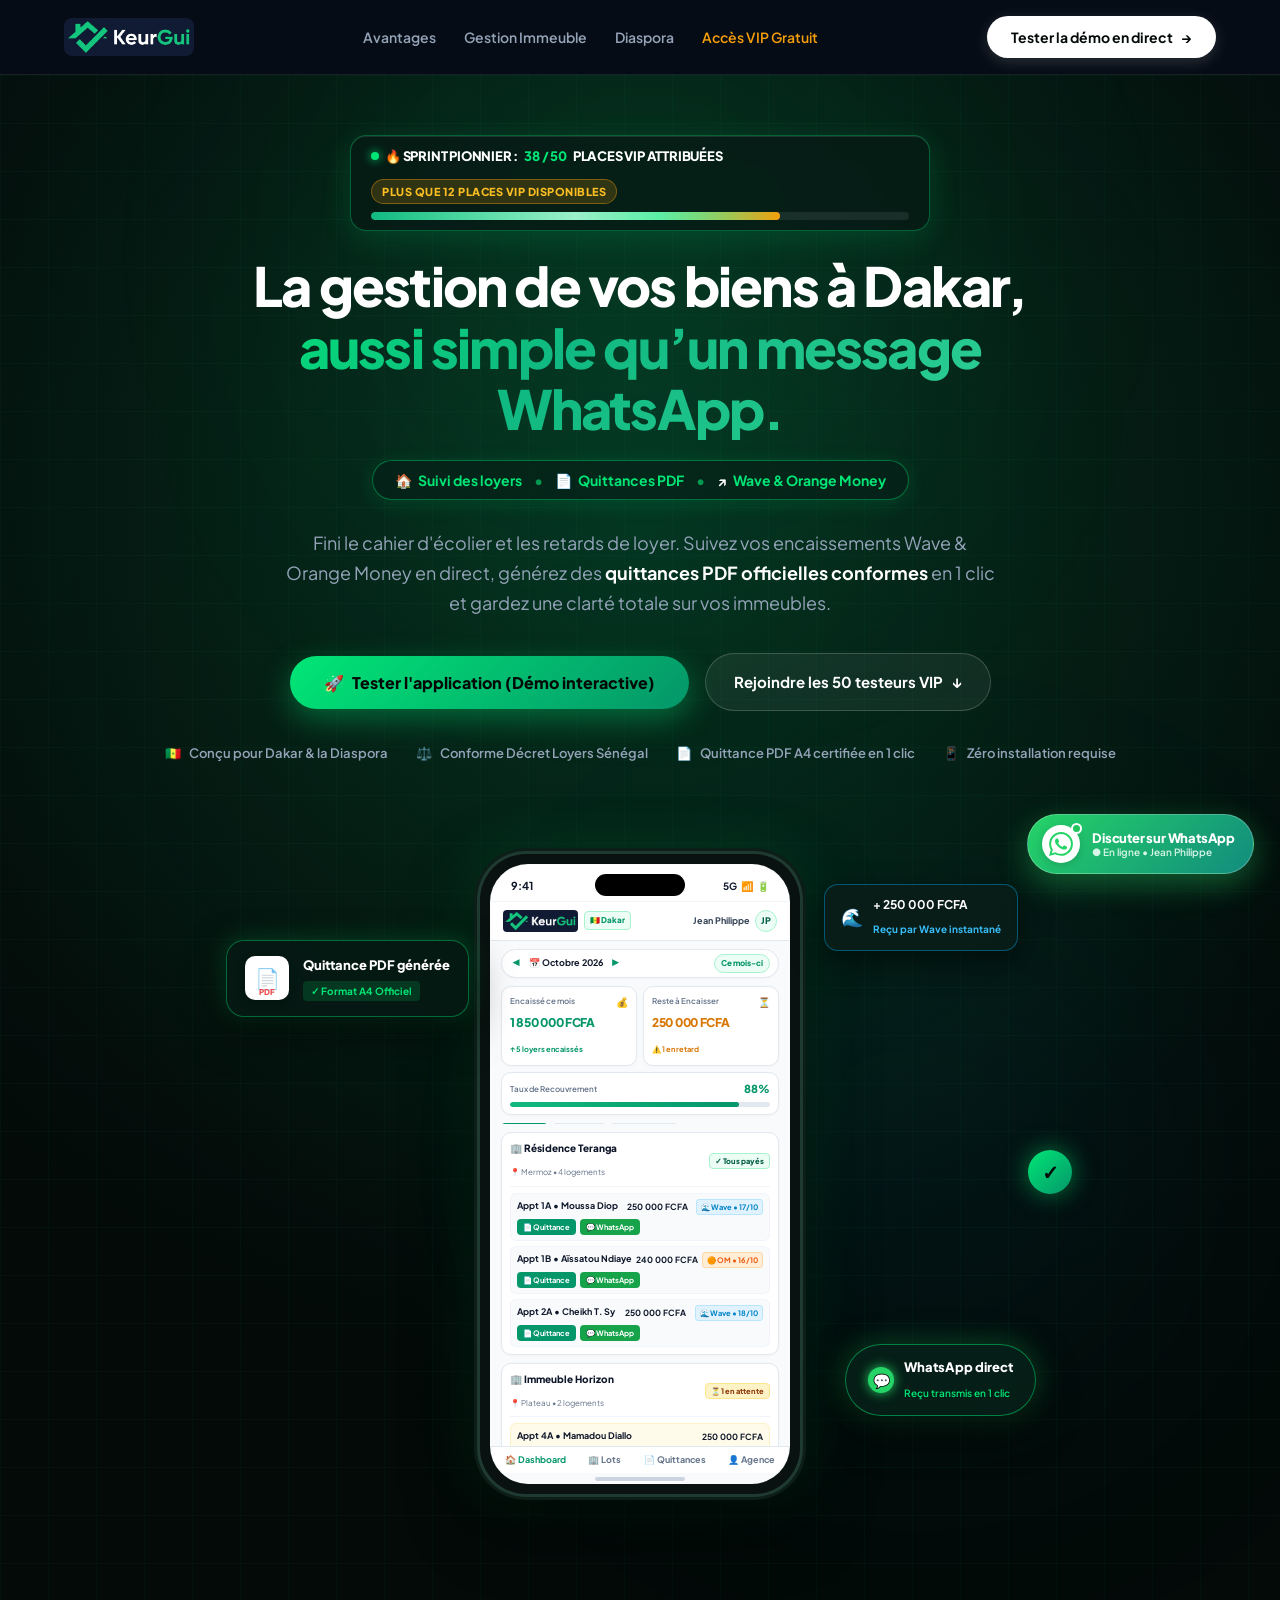
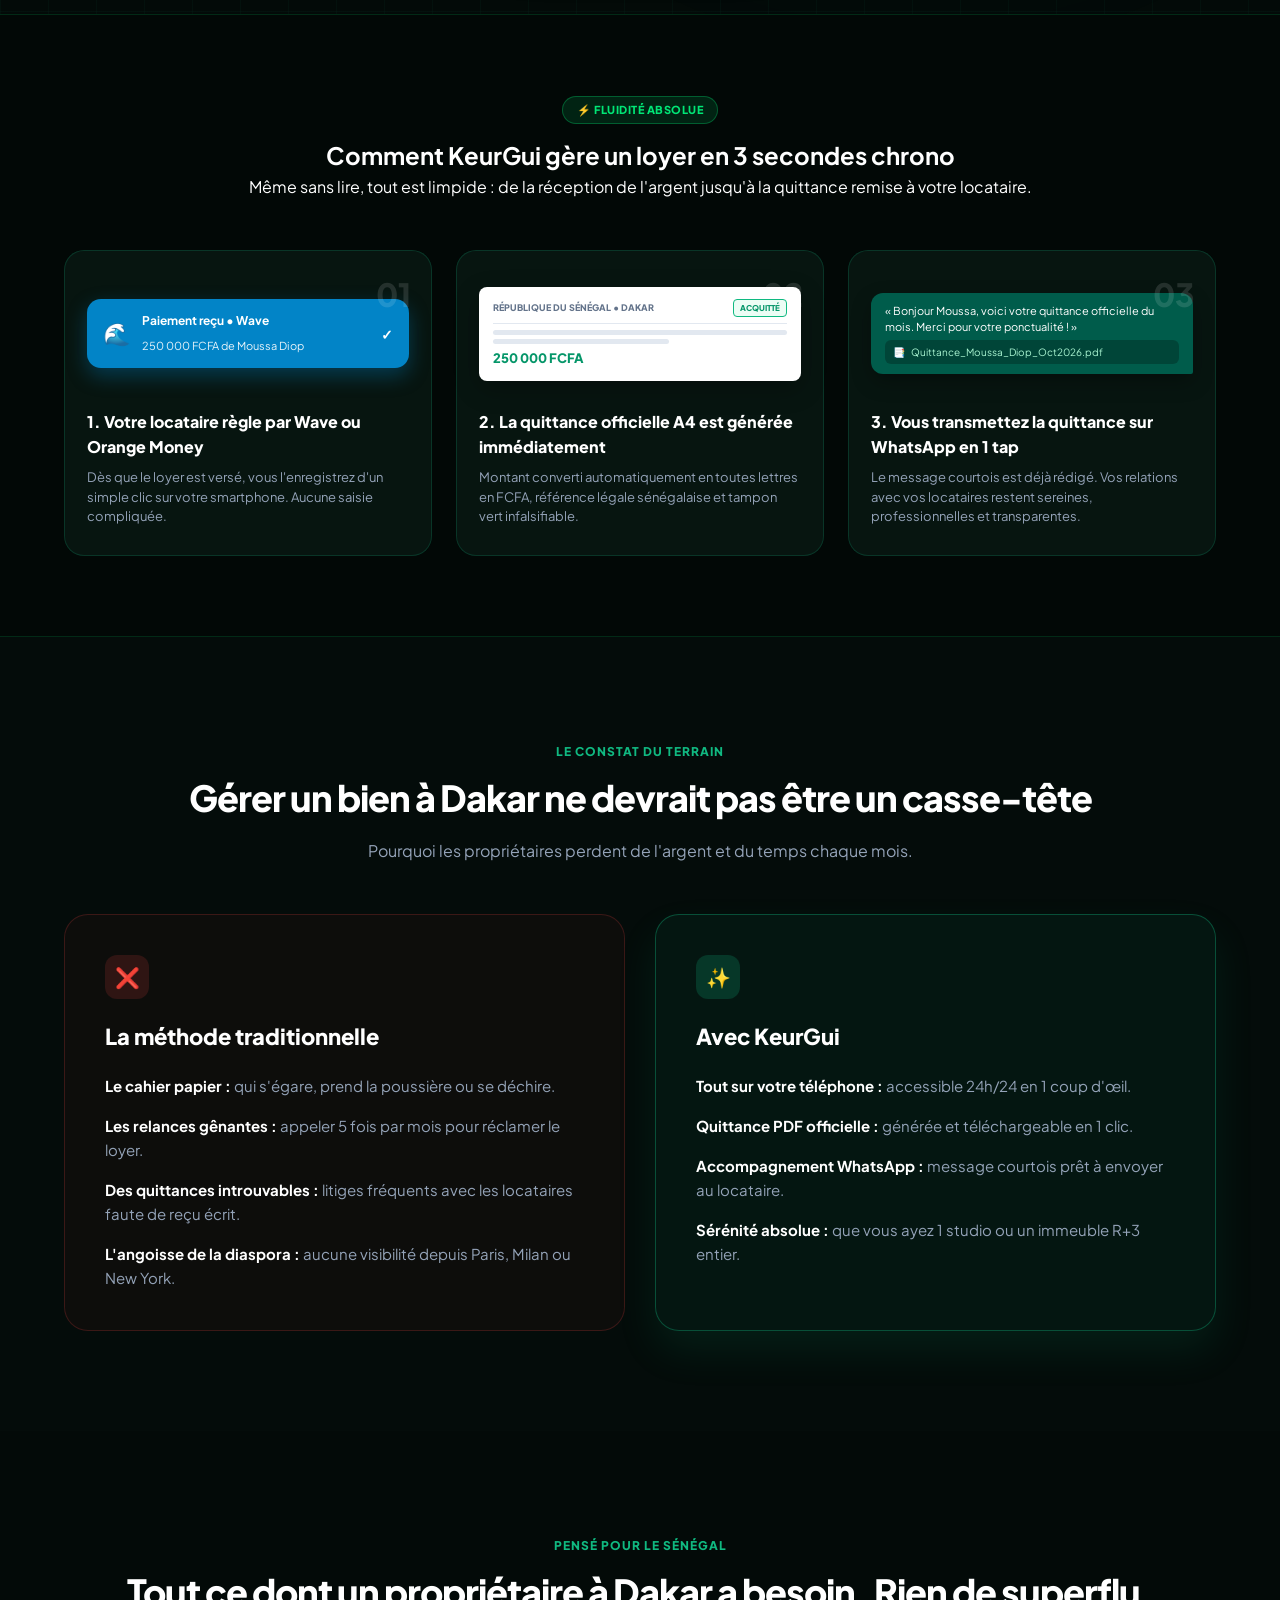
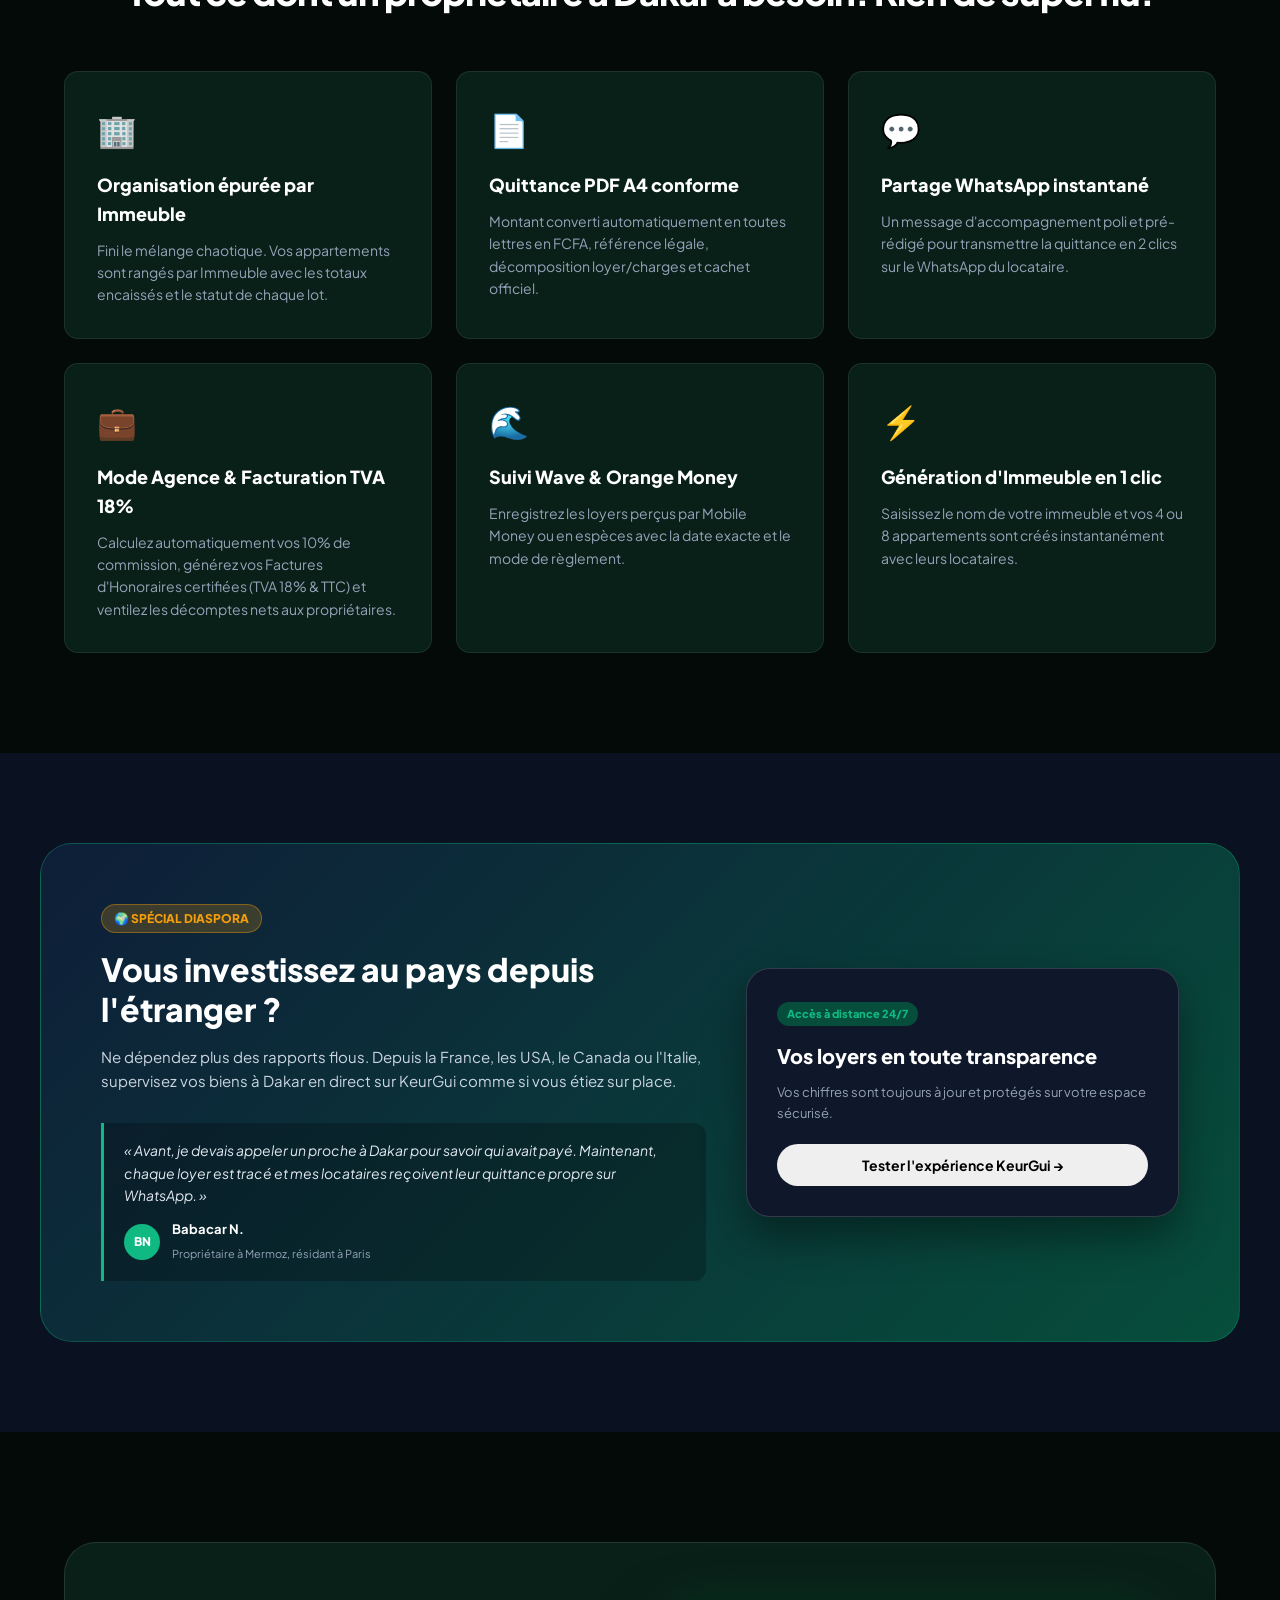
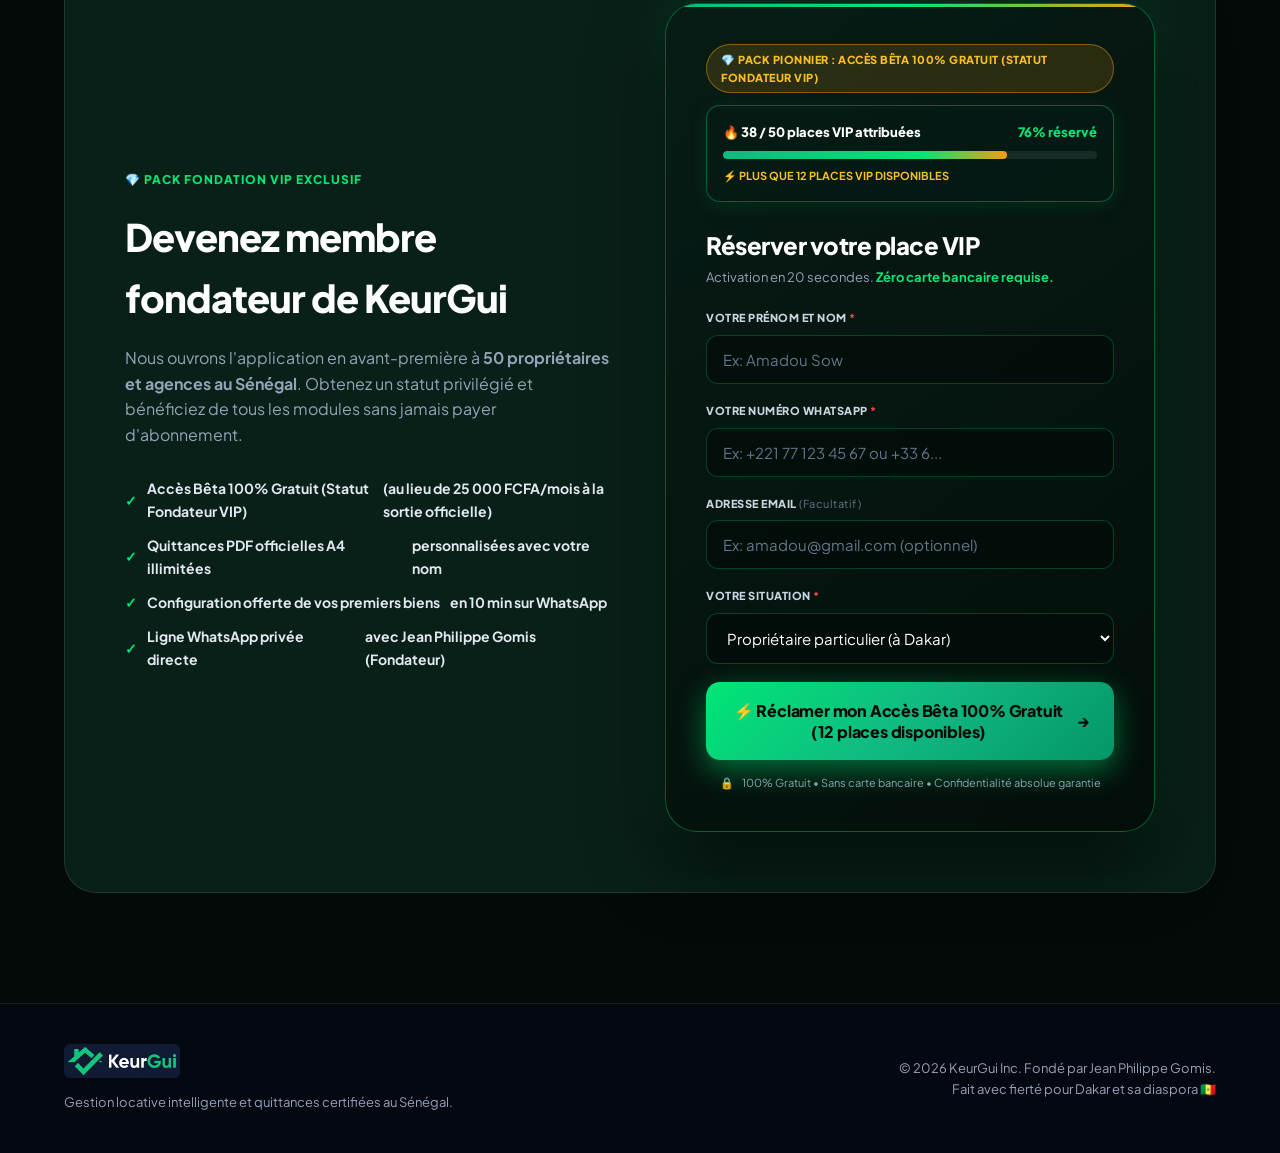
<file: index.html>
<!DOCTYPE html>
<html lang="fr">
<head>
  <meta charset="UTF-8">
  <meta name="viewport" content="width=device-width, initial-scale=1.0">
  <title>KeurGui — La Gestion Locative Moderne au Sénégal</title>
  <link rel="icon" type="image/png" href="logo-icon.png">
  <link rel="apple-touch-icon" href="logo-icon.png">
  
  <!-- Métadonnées Réseaux Sociaux & WhatsApp (OpenGraph) -->
  <meta property="og:title" content="KeurGui — La Gestion Locative Moderne au Sénégal">
  <meta property="og:description" content="Suivi des encaissements Wave/Orange Money, quittances officielles PDF en 1 clic et relances automatiques.">
  <meta property="og:image" content="https://keurgui-ashy.vercel.app/logo.jpg">
  <meta property="og:url" content="https://keurgui-ashy.vercel.app/">
  <meta property="og:type" content="website">

  <link rel="preconnect" href="https://fonts.googleapis.com">
  <link rel="preconnect" href="https://fonts.gstatic.com" crossorigin>
  <link href="https://fonts.googleapis.com/css2?family=Plus+Jakarta+Sans:wght@400;500;600;700;800;900&display=swap" rel="stylesheet">
  <link rel="stylesheet" href="landing.css">
</head>
<body>

  <!-- Navigation -->
  <nav class="landing-nav">
    <div class="nav-container">
      <div class="brand">
        <a href="index.html" style="display:flex; align-items:center;">
          <img src="logo-banner.png" alt="KeurGui Logo Officiel" class="brand-official-logo" style="height: 38px; width: auto; border-radius: 8px;">
        </a>
      </div>

      <div class="nav-links">
        <a href="#avantages">Avantages</a>
        <a href="#immeubles">Gestion Immeuble</a>
        <a href="#diaspora">Diaspora</a>
        <a href="#vip" class="nav-vip-link">Accès VIP Gratuit</a>
      </div>

      <div class="nav-actions">
        <button onclick="handleDemoAccessRequest()" class="btn btn-nav-cta">
          <span>Tester la démo en direct</span>
          <span class="btn-arrow">→</span>
        </button>
      </div>
    </div>
  </nav>

  <!-- HERO SECTION -->
  <!-- HERO SECTION (INSPIRATION BANNIÈRE OFFICIELLE & DARK LUXURY PROPTECH) -->
  <header class="hero-section">
    <div class="hero-blueprint-bg"></div>
    <div class="hero-glow hero-glow-1"></div>
    <div class="hero-glow hero-glow-2"></div>
    
    <div class="container hero-content">

      <!-- BARRE DE RARETÉ & URGENCE VIP ($100M OFFERS - ALEX HORMOZI) -->
      <div class="scarcity-hero-bar">
        <div class="scarcity-hero-info">
          <span class="scarcity-fire-pill">
            <span class="scarcity-pulse-dot"></span>
            🔥 SPRINT PIONNIER : <span class="scarcity-highlight">38 / 50</span> PLACES VIP ATTRIBUÉES
          </span>
          <span class="scarcity-remaining-pill">PLUS QUE 12 PLACES VIP DISPONIBLES</span>
        </div>
        <div class="scarcity-track">
          <div class="scarcity-fill" style="width: 76%;">
            <span class="scarcity-light-shimmer"></span>
          </div>
        </div>
      </div>

      <!-- TITRE OFFICIEL EXACT DE LA BANNIÈRE -->
      <h1 class="hero-title">
        La gestion de vos biens à Dakar,<br>
        <span class="text-gradient">aussi simple qu’un message WhatsApp.</span>
      </h1>

      <!-- CAPSULE PILL TAGS OFFICIEL DE LA BANNIÈRE -->
      <div class="banner-pill-tags">
        <span class="bp-tag"><span class="bp-emoji">🏠</span> <strong>Suivi des loyers</strong></span>
        <span class="bp-dot">•</span>
        <span class="bp-tag"><span class="bp-emoji">📄</span> <strong>Quittances PDF</strong></span>
        <span class="bp-dot">•</span>
        <span class="bp-tag"><span class="bp-emoji">↗</span> <strong>Wave & Orange Money</strong></span>
      </div>

      <p class="hero-sub">
        Fini le cahier d'écolier et les retards de loyer. Suivez vos encaissements Wave & Orange Money en direct, générez des <strong>quittances PDF officielles conformes</strong> en 1 clic et gardez une clarté totale sur vos immeubles.
      </p>

      <div class="hero-cta-group">
        <button onclick="handleDemoAccessRequest()" class="btn btn-hero-primary">
          <span class="btn-icon">🚀</span>
          <span>Tester l'application (Démo interactive)</span>
        </button>
        <a href="#vip" class="btn btn-hero-secondary">
          <span>Rejoindre les 50 testeurs VIP</span>
          <span class="btn-arrow">↓</span>
        </a>
      </div>

      <div class="hero-trust-bar">
        <div class="trust-item">
          <span class="trust-icon">🇸🇳</span>
          <span>Conçu pour Dakar & la Diaspora</span>
        </div>
        <div class="trust-item">
          <span class="trust-icon">⚖️</span>
          <span>Conforme Décret Loyers Sénégal</span>
        </div>
        <div class="trust-item">
          <span class="trust-icon">📄</span>
          <span>Quittance PDF A4 certifiée en 1 clic</span>
        </div>
        <div class="trust-item">
          <span class="trust-icon">📱</span>
          <span>Zéro installation requise</span>
        </div>
      </div>

      <!-- VISUEL HERO : MOCKUP SMARTPHONE 3D & SATELLITES EN LÉVITATION -->
      <div class="hero-showcase-stage">

        <!-- Satellite 1 (Flottant à gauche) : Quittance PDF Générée -->
        <div class="sat-receipt-card">
          <div class="sat-receipt-icon">
            📄
          </div>
          <div class="sat-receipt-body">
            <strong>Quittance PDF générée</strong>
            <small>✓ Format A4 Officiel</small>
          </div>
        </div>

        <!-- Satellite 2 (Flottant à droite en bas) : WhatsApp Néon Pulsant -->
        <div class="sat-whatsapp-badge">
          <div class="sat-wa-icon">
            💬
          </div>
          <div class="sat-wa-text">
            <strong>WhatsApp direct</strong>
            <small>Reçu transmis en 1 clic</small>
          </div>
        </div>

        <!-- Satellite 3 (Flottant en haut à droite) : Paiement Wave & Orange Money -->
        <div class="sat-payment-pill">
          <span class="sat-pay-logo">🌊</span>
          <div class="sat-pay-details">
            <strong>+ 250 000 FCFA</strong>
            <small>Reçu par Wave instantané</small>
          </div>
        </div>

        <!-- Satellite 4 : Checkmark émeraude 3D -->
        <div class="sat-check-3d">
          ✓
        </div>

        <!-- SMARTPHONE TITANIUM 3D -->
        <div class="iphone-device">
          <div class="iphone-screen">

            <!-- Status Bar & Dynamic Island -->
            <div class="iphone-status-bar">
              <span>9:41</span>
              <div class="dynamic-island"></div>
              <div class="status-icons">
                <span>5G</span>
                <span>📶</span>
                <span>🔋</span>
              </div>
            </div>

            <!-- HEADER RÉEL DU DASHBOARD KEURGUI -->
            <div class="phone-dash-header">
              <div class="phone-dash-brand">
                <img src="logo-banner.png" alt="KeurGui" class="phone-dash-logo">
                <span class="phone-dash-pill">🇸🇳 Dakar</span>
              </div>
              <div class="phone-dash-profile">
                <span class="phone-user-chip">Jean Philippe</span>
                <div class="phone-user-avatar">JP</div>
              </div>
            </div>

            <!-- DASHBOARD VIEWPORT (SCROLLABLE & ULTRA-RÉALISTE) -->
            <div class="phone-dash-viewport">

              <!-- BARRE DE PÉRIODE MENSUELLE (MOTEUR CALENDRIER KEURGUI) -->
              <div class="phone-period-bar">
                <div class="phone-period-ctrls">
                  <span class="p-arrow">◀</span>
                  <span class="p-active-month">📅 Octobre 2026</span>
                  <span class="p-arrow">▶</span>
                </div>
                <span class="p-today-badge">Ce mois-ci</span>
              </div>

              <!-- LES 3 VRAIES STAT CARDS OFFICIELLES KEURGUI -->
              <div class="phone-stats-cards">
                <!-- Stat 1 : Encaissé -->
                <div class="p-stat-card p-stat-success">
                  <div class="p-stat-top">
                    <span class="p-stat-title">Encaissé ce mois</span>
                    <span class="p-stat-icon">💰</span>
                  </div>
                  <div class="p-stat-num">1 850 000 FCFA</div>
                  <span class="p-stat-sub">↑ 5 loyers encaissés</span>
                </div>

                <!-- Stat 2 : Reste à Encaisser -->
                <div class="p-stat-card p-stat-warning">
                  <div class="p-stat-top">
                    <span class="p-stat-title">Reste à Encaisser</span>
                    <span class="p-stat-icon">⏳</span>
                  </div>
                  <div class="p-stat-num">250 000 FCFA</div>
                  <span class="p-stat-sub">⚠️ 1 en retard</span>
                </div>

                <!-- Stat 3 : Taux de Recouvrement -->
                <div class="p-stat-card p-stat-rate">
                  <div class="p-stat-top">
                    <span class="p-stat-title">Taux de Recouvrement</span>
                    <span class="p-stat-rate-val">88%</span>
                  </div>
                  <div class="p-rate-track">
                    <div class="p-rate-fill" style="width: 88%;"></div>
                  </div>
                </div>
              </div>

              <!-- ONGLETS DE FILTRES OFFICIELS -->
              <div class="phone-filter-bar">
                <span class="p-filter-pill active">Tous (6)</span>
                <span class="p-filter-pill">Payés (5)</span>
                <span class="p-filter-pill">En attente (1)</span>
              </div>

              <!-- VRAI IMMEUBLE 1 : RÉSIDENCE TERANGA (MERMOZ) -->
              <div class="phone-building-box">
                <div class="phone-bld-header">
                  <div>
                    <div class="p-bld-title">🏢 Résidence Teranga</div>
                    <small class="p-bld-loc">📍 Mermoz • 4 logements</small>
                  </div>
                  <span class="p-bld-chip-ok">✓ Tous payés</span>
                </div>

                <div class="phone-bld-units">
                  <div class="phone-unit-row">
                    <div class="p-u-info">
                      <strong>Appt 1A • Moussa Diop</strong>
                      <span class="p-u-rent">250 000 FCFA</span>
                      <span class="p-u-badge-wave">🌊 Wave • 17/10</span>
                    </div>
                    <div class="p-u-actions">
                      <span class="p-btn-pdf">📄 Quittance</span>
                      <span class="p-btn-wa">💬 WhatsApp</span>
                    </div>
                  </div>

                  <div class="phone-unit-row">
                    <div class="p-u-info">
                      <strong>Appt 1B • Aïssatou Ndiaye</strong>
                      <span class="p-u-rent">240 000 FCFA</span>
                      <span class="p-u-badge-om">🟠 OM • 16/10</span>
                    </div>
                    <div class="p-u-actions">
                      <span class="p-btn-pdf">📄 Quittance</span>
                      <span class="p-btn-wa">💬 WhatsApp</span>
                    </div>
                  </div>

                  <div class="phone-unit-row">
                    <div class="p-u-info">
                      <strong>Appt 2A • Cheikh T. Sy</strong>
                      <span class="p-u-rent">250 000 FCFA</span>
                      <span class="p-u-badge-wave">🌊 Wave • 18/10</span>
                    </div>
                    <div class="p-u-actions">
                      <span class="p-btn-pdf">📄 Quittance</span>
                      <span class="p-btn-wa">💬 WhatsApp</span>
                    </div>
                  </div>
                </div>
              </div>

              <!-- VRAI IMMEUBLE 2 : IMMEUBLE HORIZON (PLATEAU) -->
              <div class="phone-building-box">
                <div class="phone-bld-header">
                  <div>
                    <div class="p-bld-title">🏢 Immeuble Horizon</div>
                    <small class="p-bld-loc">📍 Plateau • 2 logements</small>
                  </div>
                  <span class="p-bld-chip-warn">⏳ 1 en attente</span>
                </div>

                <div class="phone-bld-units">
                  <div class="phone-unit-row p-unit-late">
                    <div class="p-u-info">
                      <strong>Appt 4A • Mamadou Diallo</strong>
                      <span class="p-u-rent">250 000 FCFA</span>
                      <span class="p-u-badge-late">⏳ En attente de loyer</span>
                    </div>
                    <div class="p-u-actions">
                      <span class="p-btn-collect">💰 Encaisser</span>
                      <span class="p-btn-remind">🔔 Relance</span>
                    </div>
                  </div>
                </div>
              </div>

            </div>

            <!-- BARRE DE NAVIGATION INFÉRIEURE -->
            <div class="iphone-bottom-nav">
              <span class="bottom-tab-active">🏠 Dashboard</span>
              <span>🏢 Lots</span>
              <span>📄 Quittances</span>
              <span>👤 Agence</span>
            </div>
            <div class="home-bar"></div>

          </div>
        </div>

      </div>

    </div>
  </header>

  <!-- ============================================== -->
  <!-- SECTION VISUAL STORYTELLING (COMPRÉHENSION EN 3 SECONDES SANS LIRE) -->
  <!-- ============================================== -->
  <section class="section-visual-flow">
    <div class="container">
      <div class="flow-header text-center">
        <span class="flow-pill">⚡ FLUIDITÉ ABSOLUE</span>
        <h2>Comment KeurGui gère un loyer en 3 secondes chrono</h2>
        <p>Même sans lire, tout est limpide : de la réception de l'argent jusqu'à la quittance remise à votre locataire.</p>
      </div>

      <div class="flow-steps-grid">
        <!-- Étape 1 : Encaissement Mobile Money -->
        <div class="flow-step-card">
          <span class="step-num">01</span>
          <div class="step-visual-preview">
            <div class="mock-wave-alert">
              <span class="m-wave-icon">🌊</span>
              <div class="m-wave-txt">
                <strong>Paiement reçu • Wave</strong>
                <small>250 000 FCFA de Moussa Diop</small>
              </div>
              <span style="margin-left:auto; font-weight:800; font-size:14px;">✓</span>
            </div>
          </div>
          <h3>1. Votre locataire règle par Wave ou Orange Money</h3>
          <p>Dès que le loyer est versé, vous l'enregistrez d'un simple clic sur votre smartphone. Aucune saisie compliquée.</p>
        </div>

        <!-- Étape 2 : Quittance A4 Certifiée -->
        <div class="flow-step-card">
          <span class="step-num">02</span>
          <div class="step-visual-preview">
            <div class="mock-a4-preview">
              <div class="mock-a4-top">
                <span>RÉPUBLIQUE DU SÉNÉGAL • DAKAR</span>
                <span class="stamp-green-mini">ACQUITTÉ</span>
              </div>
              <div class="mock-a4-lines">
                <div class="a4-line"></div>
                <div class="a4-line short"></div>
              </div>
              <div class="a4-amount">250 000 FCFA</div>
            </div>
          </div>
          <h3>2. La quittance officielle A4 est générée immédiatement</h3>
          <p>Montant converti automatiquement en toutes lettres en FCFA, référence légale sénégalaise et tampon vert infalsifiable.</p>
        </div>

        <!-- Étape 3 : WhatsApp Direct -->
        <div class="flow-step-card">
          <span class="step-num">03</span>
          <div class="step-visual-preview">
            <div class="mock-wa-bubble">
              <div class="wa-msg">« Bonjour Moussa, voici votre quittance officielle du mois. Merci pour votre ponctualité ! »</div>
              <div class="wa-file-pill">
                <span>📑</span>
                <span>Quittance_Moussa_Diop_Oct2026.pdf</span>
              </div>
            </div>
          </div>
          <h3>3. Vous transmettez la quittance sur WhatsApp en 1 tap</h3>
          <p>Le message courtois est déjà rédigé. Vos relations avec vos locataires restent sereines, professionnelles et transparentes.</p>
        </div>
      </div>
    </div>
  </section>

  <!-- SECTION COMPARAISON (AVANT vs APRÈS) -->
  <section class="section-comparison" id="avantages">
    <div class="container">
      <div class="section-header text-center">
        <span class="section-tag">LE CONSTAT DU TERRAIN</span>
        <h2>Gérer un bien à Dakar ne devrait pas être un casse-tête</h2>
        <p>Pourquoi les propriétaires perdent de l'argent et du temps chaque mois.</p>
      </div>

      <div class="comparison-grid">
        <div class="comparison-card card-before">
          <div class="card-icon-bad">❌</div>
          <h3>La méthode traditionnelle</h3>
          <ul class="comp-list">
            <li><strong>Le cahier papier :</strong> qui s'égare, prend la poussière ou se déchire.</li>
            <li><strong>Les relances gênantes :</strong> appeler 5 fois par mois pour réclamer le loyer.</li>
            <li><strong>Des quittances introuvables :</strong> litiges fréquents avec les locataires faute de reçu écrit.</li>
            <li><strong>L'angoisse de la diaspora :</strong> aucune visibilité depuis Paris, Milan ou New York.</li>
          </ul>
        </div>

        <div class="comparison-card card-after">
          <div class="card-icon-good">✨</div>
          <h3>Avec KeurGui</h3>
          <ul class="comp-list">
            <li><strong>Tout sur votre téléphone :</strong> accessible 24h/24 en 1 coup d'œil.</li>
            <li><strong>Quittance PDF officielle :</strong> générée et téléchargeable en 1 clic.</li>
            <li><strong>Accompagnement WhatsApp :</strong> message courtois prêt à envoyer au locataire.</li>
            <li><strong>Sérénité absolue :</strong> que vous ayez 1 studio ou un immeuble R+3 entier.</li>
          </ul>
        </div>
      </div>
    </div>
  </section>

  <!-- SECTION FONCTIONNALITÉS CLÉS -->
  <section class="section-features" id="immeubles">
    <div class="container">
      <div class="section-header text-center">
        <span class="section-tag">PENSÉ POUR LE SÉNÉGAL</span>
        <h2>Tout ce dont un propriétaire à Dakar a besoin. Rien de superflu.</h2>
      </div>

      <div class="features-grid">
        <div class="feature-card">
          <div class="feat-icon">🏢</div>
          <h3>Organisation épurée par Immeuble</h3>
          <p>Fini le mélange chaotique. Vos appartements sont rangés par Immeuble avec les totaux encaissés et le statut de chaque lot.</p>
        </div>

        <div class="feature-card">
          <div class="feat-icon">📄</div>
          <h3>Quittance PDF A4 conforme</h3>
          <p>Montant converti automatiquement en toutes lettres en FCFA, référence légale, décomposition loyer/charges et cachet officiel.</p>
        </div>

        <div class="feature-card">
          <div class="feat-icon">💬</div>
          <h3>Partage WhatsApp instantané</h3>
          <p>Un message d'accompagnement poli et pré-rédigé pour transmettre la quittance en 2 clics sur le WhatsApp du locataire.</p>
        </div>

        <div class="feature-card">
          <div class="feat-icon">💼</div>
          <h3>Mode Agence & Facturation TVA 18%</h3>
          <p>Calculez automatiquement vos 10% de commission, générez vos Factures d'Honoraires certifiées (TVA 18% & TTC) et ventilez les décomptes nets aux propriétaires.</p>
        </div>

        <div class="feature-card">
          <div class="feat-icon">🌊</div>
          <h3>Suivi Wave & Orange Money</h3>
          <p>Enregistrez les loyers perçus par Mobile Money ou en espèces avec la date exacte et le mode de règlement.</p>
        </div>

        <div class="feature-card">
          <div class="feat-icon">⚡</div>
          <h3>Génération d'Immeuble en 1 clic</h3>
          <p>Saisissez le nom de votre immeuble et vos 4 ou 8 appartements sont créés instantanément avec leurs locataires.</p>
        </div>
      </div>
    </div>
  </section>

  <!-- SECTION DIASPORA SÉNÉGALAISE -->
  <section class="section-diaspora" id="diaspora">
    <div class="container diaspora-box">
      <div class="diaspora-text">
        <span class="badge-diaspora">🌍 SPÉCIAL DIASPORA</span>
        <h2>Vous investissez au pays depuis l'étranger ?</h2>
        <p>Ne dépendez plus des rapports flous. Depuis la France, les USA, le Canada ou l'Italie, supervisez vos biens à Dakar en direct sur KeurGui comme si vous étiez sur place.</p>
        
        <div class="diaspora-quote">
          <p>« Avant, je devais appeler un proche à Dakar pour savoir qui avait payé. Maintenant, chaque loyer est tracé et mes locataires reçoivent leur quittance propre sur WhatsApp. »</p>
          <div class="quote-author">
            <div class="author-avatar">BN</div>
            <div>
              <strong>Babacar N.</strong>
              <small>Propriétaire à Mermoz, résidant à Paris</small>
            </div>
          </div>
        </div>
      </div>

      <div class="diaspora-card-highlight">
        <div class="diaspora-badge-live">Accès à distance 24/7</div>
        <h3>Vos loyers en toute transparence</h3>
        <p style="color:#94a3b8; font-size: 13px; margin: 10px 0 20px 0;">Vos chiffres sont toujours à jour et protégés sur votre espace sécurisé.</p>
        <button onclick="handleDemoAccessRequest()" class="btn btn-primary" style="width:100%; text-align:center;">
          Tester l'expérience KeurGui →
        </button>
      </div>
    </div>
  </section>

  <!-- FORMULAIRE ACCÈS VIP (50 PREMIERS UTILISATEURS) -->
  <section class="section-vip" id="vip">
    <div class="container">
      <div class="vip-wrapper">
        <div class="vip-intro">
          <span class="section-tag" style="color: #00e676;">💎 PACK FONDATION VIP EXCLUSIF</span>
          <h2>Devenez membre fondateur de KeurGui</h2>
          <p>Nous ouvrons l'application en avant-première à <strong>50 propriétaires et agences au Sénégal</strong>. Obtenez un statut privilégié et bénéficiez de tous les modules sans jamais payer d'abonnement.</p>
          
          <div class="vip-perks">
            <div class="perk-item"><span style="color:#00e676;">✓</span> <strong>Accès Bêta 100% Gratuit (Statut Fondateur VIP)</strong> (au lieu de 25 000 FCFA/mois à la sortie officielle)</div>
            <div class="perk-item"><span style="color:#00e676;">✓</span> <strong>Quittances PDF officielles A4 illimitées</strong> personnalisées avec votre nom</div>
            <div class="perk-item"><span style="color:#00e676;">✓</span> <strong>Configuration offerte de vos premiers biens</strong> en 10 min sur WhatsApp</div>
            <div class="perk-item"><span style="color:#00e676;">✓</span> <strong>Ligne WhatsApp privée directe</strong> avec Jean Philippe Gomis (Fondateur)</div>
          </div>
        </div>

        <div class="vip-form-box">
          <div class="vip-value-badge">
            <span>💎 PACK PIONNIER : Accès Bêta 100% Gratuit (Statut Fondateur VIP)</span>
          </div>

          <!-- WIDGET RARETÉ & URGENCE FORMULAIRE ($100M OFFERS) -->
          <div class="vip-scarcity-card">
            <div class="vip-scarcity-header">
              <span class="vip-scarcity-title">🔥 38 / 50 places VIP attribuées</span>
              <span class="vip-scarcity-count">76% réservé</span>
            </div>
            <div class="vip-scarcity-track">
              <div class="vip-scarcity-fill" style="width: 76%;"></div>
            </div>
            <span class="vip-scarcity-sub">⚡ PLUS QUE 12 PLACES VIP DISPONIBLES</span>
          </div>

          <form id="vipEarlyAccessForm" onsubmit="handleVipSignup(event)">
            <h3>Réserver votre place VIP</h3>
            <p class="form-sub">Activation en 20 secondes. <strong>Zéro carte bancaire requise.</strong></p>

            <div class="form-field">
              <label>Votre Prénom et Nom <span style="color:#ef4444;">*</span></label>
              <input type="text" id="vipName" placeholder="Ex: Amadou Sow" required>
            </div>

            <div class="form-field">
              <label>Votre Numéro WhatsApp <span style="color:#ef4444;">*</span></label>
              <input type="tel" id="vipPhone" placeholder="Ex: +221 77 123 45 67 ou +33 6..." required>
            </div>

            <div class="form-field">
              <label>Adresse Email <span style="color:#64748b; font-weight:normal; text-transform:none;">(Facultatif)</span></label>
              <input type="email" id="vipEmail" placeholder="Ex: amadou@gmail.com (optionnel)">
            </div>

            <div class="form-field">
              <label>Votre situation <span style="color:#ef4444;">*</span></label>
              <select id="vipRole" required>
                <option value="Propriétaire particulier (à Dakar)">Propriétaire particulier (à Dakar)</option>
                <option value="Propriétaire de la Diaspora (à l'étranger)">Propriétaire de la Diaspora (à l'étranger)</option>
                <option value="Propriétaire d'un immeuble entier">Propriétaire d'un immeuble entier</option>
                <option value="Agence immobilière ou Démarcheur">Agence immobilière ou Démarcheur</option>
              </select>
            </div>

            <button type="submit" id="vipSubmitBtn" class="btn btn-vip-submit">
              <span>⚡ Réclamer mon Accès Bêta 100% Gratuit (12 places disponibles)</span>
              <span>→</span>
            </button>

            <small class="form-privacy">
              <span>🔒</span> 100% Gratuit • Sans carte bancaire • Confidentialité absolue garantie
            </small>
          </form>

          <div id="vipSuccessBox" class="vip-success-box" style="display: none;">
            <div class="success-icon">🎉</div>
            <h3>Bienvenue dans le Club Pionnier !</h3>
            <p>Félicitations <span id="vipSuccessName" style="font-weight:bold; color:#059669;"></span>, votre place VIP a été réservée avec succès !</p>
            <p style="margin-top: 8px; font-size: 13px; color: #64748b;">Jean Philippe et l'équipe KeurGui vous contacteront sous 24h sur WhatsApp pour configurer vos premiers biens.</p>
            <a href="app.html" class="btn btn-primary" style="margin-top: 20px; display:inline-block; padding: 12px 24px;">
              Accéder à la démo maintenant →
            </a>
          </div>
        </div>
      </div>
    </div>
  </section>

  <!-- ============================================== -->
  <!-- MODAL ACCÈS DÉMO RAPIDE ($100M LEADS - CAPTURE 100%) -->
  <!-- ============================================== -->
  <div class="modal-overlay" id="quickAccessModal" style="display: none;" onclick="closeModalOnBackdrop(event)">
    <div class="modal-quick-box">
      <button class="modal-close-btn" onclick="closeQuickAccessModal()" title="Fermer">✕</button>
      <span class="qa-badge">🇸🇳 Accès Démo Immédiat</span>
      <h3>Débloquez votre accès démo à KeurGui ⚡</h3>
      <p class="qa-sub">Rejoignez les 50 propriétaires privilégiés. Entrez votre prénom et votre numéro WhatsApp pour accéder à l'application interactive en direct.</p>

      <div class="modal-scarcity-alert">
        <span>🔥</span>
        <span><strong>Places limitées :</strong> Déjà 38 / 50 accès VIP attribués. PLUS QUE 12 PLACES VIP DISPONIBLES !</span>
      </div>

      <form id="modalQuickForm" onsubmit="handleModalSignup(event)">
        <div class="form-field">
          <label>Votre Prénom et Nom <span style="color:#ef4444;">*</span></label>
          <input type="text" id="modalVipName" placeholder="Ex: Amadou Sow" required>
        </div>

        <div class="form-field">
          <label>Votre Numéro WhatsApp <span style="color:#ef4444;">*</span></label>
          <input type="tel" id="modalVipPhone" placeholder="Ex: +221 77 123 45 67 ou +33 6..." required>
        </div>

        <div class="form-field">
          <label>Votre situation <span style="color:#ef4444;">*</span></label>
          <select id="modalVipRole" required>
            <option value="Propriétaire particulier (à Dakar)">Propriétaire particulier (à Dakar)</option>
            <option value="Propriétaire de la Diaspora (à l'étranger)">Propriétaire de la Diaspora (à l'étranger)</option>
            <option value="Propriétaire d'un immeuble entier">Propriétaire d'un immeuble entier</option>
            <option value="Agence immobilière ou Démarcheur">Agence immobilière ou Démarcheur</option>
          </select>
        </div>

        <div class="form-field">
          <label>Adresse Email <span style="color:#64748b; font-weight:normal; text-transform:none;">(Facultatif)</span></label>
          <input type="email" id="modalVipEmail" placeholder="Ex: amadou@gmail.com (optionnel)">
        </div>

        <button type="submit" id="modalSubmitBtn" class="btn btn-vip-submit" style="width: 100%; margin-top: 10px;">
          <span>Accéder à la démo maintenant 🚀</span>
        </button>

        <small class="form-privacy" style="display:block; text-align:center; margin-top:12px; color:#94a3b8; font-size:11px;">
          🔒 100% gratuit • Zéro engagement • Vos coordonnées restent confidentielles
        </small>
      </form>
    </div>
  </div>

  <!-- FOOTER -->
  <footer class="landing-footer">
    <div class="container footer-content">
      <div class="footer-brand">
        <img src="logo-banner.png" alt="KeurGui" style="height: 34px; width: auto; border-radius: 6px; margin-bottom: 8px;">
        <p>Gestion locative intelligente et quittances certifiées au Sénégal.</p>
      </div>
      <div class="footer-meta">
        <p>© 2026 KeurGui Inc. Fondé par Jean Philippe Gomis.</p>
        <p>Fait avec fierté pour Dakar et sa diaspora 🇸🇳</p>
      </div>
    </div>
  </footer>

  <!-- BOUTON FLOTTANT WHATSAPP OFFICIEL — CONTACT DIRECT JEAN PHILIPPE -->
  <a href="https://wa.me/221788182104?text=Salam%20Jean%20Philippe,%20je%20d%C3%A9couvre%20KeurGui%20et%20je%20souhaite%20en%20savoir%20plus%20sur%20l'acc%C3%A8s%20VIP." 
     target="_blank" 
     rel="noopener noreferrer" 
     class="floating-whatsapp-btn" 
     id="btnFloatingWhatsApp"
     aria-label="Contacter Jean Philippe sur WhatsApp">
    <div class="wa-btn-icon-box">
      <span class="wa-online-pulse"></span>
      <svg viewBox="0 0 24 24" fill="currentColor">
        <path d="M.057 24l1.687-6.163c-1.041-1.804-1.588-3.849-1.587-5.946.003-6.556 5.338-11.891 11.893-11.891 3.181.001 6.167 1.24 8.413 3.488 2.245 2.248 3.481 5.236 3.48 8.414-.003 6.557-5.338 11.892-11.893 11.892-1.99-.001-3.951-.5-5.688-1.448l-6.305 1.654zm6.597-3.807c1.676.995 3.276 1.591 5.392 1.592 5.448 0 9.886-4.434 9.889-9.885.002-5.462-4.415-9.89-9.881-9.892-5.452 0-9.887 4.434-9.889 9.884-.001 2.225.651 3.891 1.746 5.634l-.999 3.648 3.742-.981zm11.387-5.464c-.074-.124-.272-.198-.57-.347-.297-.149-1.758-.868-2.031-.967-.272-.099-.47-.149-.669.149-.198.297-.768.967-.941 1.165-.173.198-.347.223-.644.074-.297-.149-1.255-.462-2.39-1.475-.883-.788-1.48-1.761-1.653-2.059-.173-.297-.018-.458.13-.606.134-.133.297-.347.446-.521.151-.172.2-.296.3-.495.099-.198.05-.372-.025-.521-.075-.148-.669-1.611-.916-2.206-.242-.579-.487-.501-.669-.51l-.57-.01c-.198 0-.52.074-.792.372s-1.04 1.016-1.04 2.479 1.065 2.876 1.213 3.074c.149.198 2.095 3.2 5.076 4.487.709.306 1.263.489 1.694.626.712.226 1.36.194 1.872.118.571-.085 1.758-.719 2.006-1.413.248-.695.248-1.29.173-1.414z"/>
      </svg>
    </div>
    <div class="wa-btn-text-content">
      <span class="wa-btn-label">Discuter sur WhatsApp</span>
      <span class="wa-btn-status">● En ligne • Jean Philippe</span>
    </div>
  </a>

  <script>
    // ⚙️ URL DU SCRIPT GOOGLE SHEETS OFFICIEL DE JEAN PHILIPPE
    const GOOGLE_SHEETS_WEBHOOK_URL = "https://script.google.com/macros/s/AKfycbyq-4fs2XGdsdMSPWRjvwyuut-V8PgZ-_38_titTXmfz6G4jxCDZy6yuCwpWnmYm_IN/exec";

    // Gestion de l'accès à la démo : Si le prospect s'est déjà inscrit, accès direct. Sinon, ouverture du formulaire rapide.
    function handleDemoAccessRequest() {
      const alreadyRegistered = localStorage.getItem('keurgui_lead_registered');
      if (alreadyRegistered === 'true') {
        const savedName = localStorage.getItem('keurgui_lead_name') || '';
        window.location.href = 'app.html?welcome=1&name=' + encodeURIComponent(savedName);
      } else {
        openQuickAccessModal();
      }
    }

    function openQuickAccessModal() {
      const modal = document.getElementById('quickAccessModal');
      if (modal) {
        modal.style.display = 'flex';
        setTimeout(() => {
          const nameInput = document.getElementById('modalVipName');
          if (nameInput) nameInput.focus();
        }, 100);
      }
    }

    function closeQuickAccessModal() {
      const modal = document.getElementById('quickAccessModal');
      if (modal) modal.style.display = 'none';
    }

    function closeModalOnBackdrop(e) {
      if (e.target.id === 'quickAccessModal') {
        closeQuickAccessModal();
      }
    }

    // Soumission du formulaire rapide Modal
    async function handleModalSignup(e) {
      e.preventDefault();
      const submitBtn = document.getElementById('modalSubmitBtn');
      submitBtn.disabled = true;
      submitBtn.innerHTML = '<span>Accès en cours...</span> ⏳';

      const name = document.getElementById('modalVipName').value.trim();
      const phone = document.getElementById('modalVipPhone').value.trim();
      const email = document.getElementById('modalVipEmail').value.trim();
      const role = document.getElementById('modalVipRole').value;
      const dateStr = new Date().toLocaleString('fr-FR', { timeZone: 'Africa/Dakar' });

      const leadData = {
        date: dateStr,
        name: name,
        phone: phone,
        email: email ? email : 'Non renseigné',
        role: role
      };

      // 1. Sauvegarde locale
      localStorage.setItem('keurgui_lead_registered', 'true');
      localStorage.setItem('keurgui_lead_name', name);
      const userProfile = {
        name: name,
        phone: phone,
        email: email || '',
        role: role
      };
      localStorage.setItem('keurgui_user_profile', JSON.stringify(userProfile));
      try {
        const vipLeads = JSON.parse(localStorage.getItem('keurgui_vip_leads') || '[]');
        vipLeads.push(leadData);
        localStorage.setItem('keurgui_vip_leads', JSON.stringify(vipLeads));
      } catch (err) {}

      // 2. Envoi silencieux à Google Sheets
      if (GOOGLE_SHEETS_WEBHOOK_URL) {
        try {
          fetch(GOOGLE_SHEETS_WEBHOOK_URL, {
            method: 'POST',
            mode: 'no-cors',
            headers: { 'Content-Type': 'application/json' },
            body: JSON.stringify(leadData)
          });
        } catch (err) {
          console.warn('Envoi Google Sheets différé', err);
        }
      }

      // 3. Redirection instantanée vers l'application démo avec accueil personnalisé !
      setTimeout(() => {
        window.location.href = 'app.html?welcome=1&name=' + encodeURIComponent(name);
      }, 400);
    }

    // Soumission du formulaire bas de page (Pionniers)
    async function handleVipSignup(e) {
      e.preventDefault();
      
      const submitBtn = document.getElementById('vipSubmitBtn');
      submitBtn.disabled = true;
      submitBtn.innerHTML = '<span>Enregistrement sécurisé...</span> ⏳';
      
      const name = document.getElementById('vipName').value.trim();
      const phone = document.getElementById('vipPhone').value.trim();
      const email = document.getElementById('vipEmail').value.trim();
      const role = document.getElementById('vipRole').value;
      const dateStr = new Date().toLocaleString('fr-FR', { timeZone: 'Africa/Dakar' });

      const leadData = {
        date: dateStr,
        name: name,
        phone: phone,
        email: email ? email : 'Non renseigné',
        role: role
      };

      // 1. Sauvegarde locale
      localStorage.setItem('keurgui_lead_registered', 'true');
      localStorage.setItem('keurgui_lead_name', name);
      const userProfile = {
        name: name,
        phone: phone,
        email: email || '',
        role: role
      };
      localStorage.setItem('keurgui_user_profile', JSON.stringify(userProfile));
      try {
        const vipLeads = JSON.parse(localStorage.getItem('keurgui_vip_leads') || '[]');
        vipLeads.push(leadData);
        localStorage.setItem('keurgui_vip_leads', JSON.stringify(vipLeads));
      } catch (err) {}

      // 2. Envoi vers Google Sheets
      if (GOOGLE_SHEETS_WEBHOOK_URL) {
        try {
          await fetch(GOOGLE_SHEETS_WEBHOOK_URL, {
            method: 'POST',
            mode: 'no-cors',
            headers: { 'Content-Type': 'application/json' },
            body: JSON.stringify(leadData)
          });
        } catch (error) {}
      }

      // 3. Affichage immédiat du succès avec bouton vers l'app
      document.getElementById('vipEarlyAccessForm').style.display = 'none';
      document.getElementById('vipSuccessName').textContent = name;
      document.getElementById('vipSuccessBox').style.display = 'block';
    }
  </script>

</body>
</html>
</file>
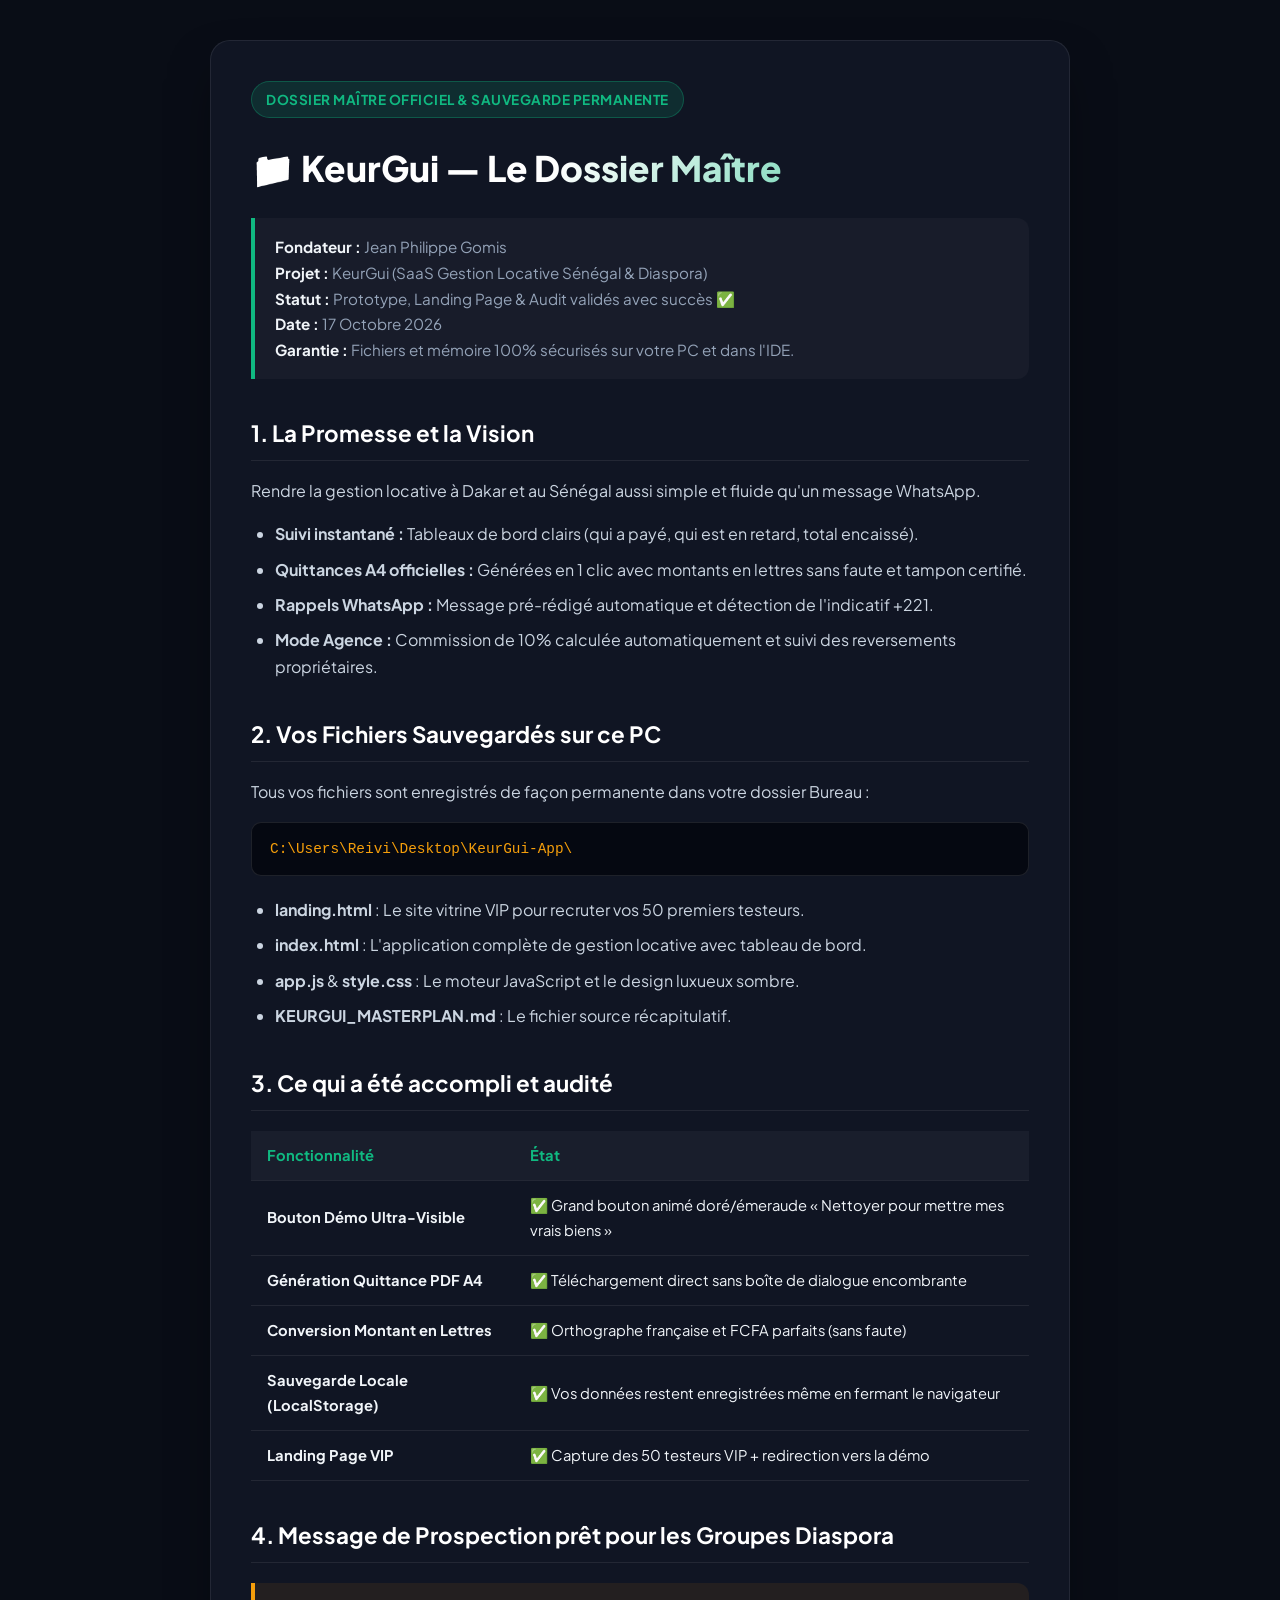
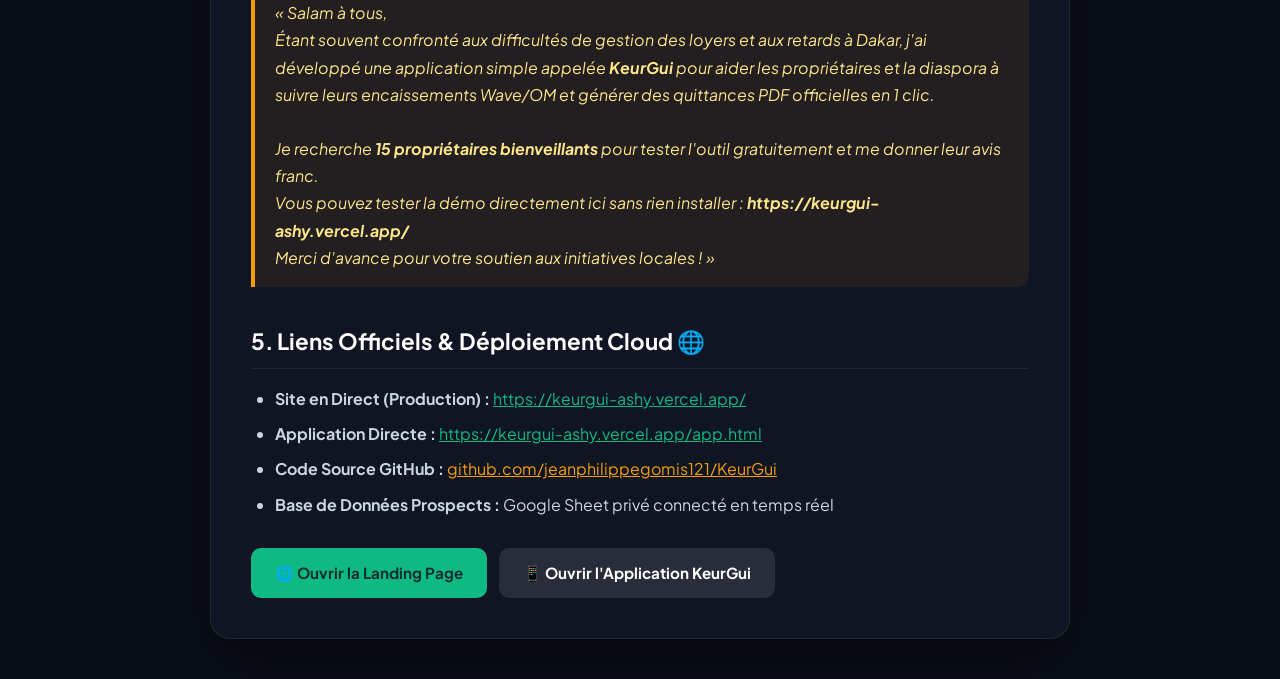
<file: KEURGUI_MASTERPLAN.html>
<!DOCTYPE html>
<html lang="fr">
<head>
  <meta charset="UTF-8">
  <meta name="viewport" content="width=device-width, initial-scale=1.0">
  <title>KeurGui — Dossier Maître du Projet (Masterplan)</title>
  <link rel="preconnect" href="https://fonts.googleapis.com">
  <link rel="preconnect" href="https://fonts.gstatic.com" crossorigin>
  <link href="https://fonts.googleapis.com/css2?family=Plus+Jakarta+Sans:wght@400;500;600;700;800&display=swap" rel="stylesheet">
  <style>
    :root {
      --bg: #090d16;
      --card: rgba(18, 24, 38, 0.85);
      --border: rgba(255, 255, 255, 0.08);
      --emerald: #10b981;
      --gold: #f59e0b;
      --text: #f1f5f9;
      --muted: #94a3b8;
    }
    * { box-sizing: border-box; margin: 0; padding: 0; }
    body {
      font-family: 'Plus Jakarta Sans', sans-serif;
      background: var(--bg);
      color: var(--text);
      line-height: 1.7;
      padding: 40px 20px;
    }
    .container {
      max-width: 860px;
      margin: 0 auto;
      background: var(--card);
      border: 1px solid var(--border);
      border-radius: 20px;
      padding: 40px;
      box-shadow: 0 25px 50px -12px rgba(0, 0, 0, 0.5);
    }
    .badge {
      display: inline-block;
      padding: 6px 14px;
      background: rgba(16, 185, 129, 0.15);
      color: var(--emerald);
      border: 1px solid rgba(16, 185, 129, 0.3);
      border-radius: 999px;
      font-size: 0.85rem;
      font-weight: 700;
      margin-bottom: 20px;
      text-transform: uppercase;
      letter-spacing: 0.5px;
    }
    h1 {
      font-size: 2.2rem;
      font-weight: 800;
      color: #fff;
      margin-bottom: 12px;
      background: linear-gradient(135deg, #fff 40%, var(--emerald));
      -webkit-background-clip: text;
      -webkit-text-fill-color: transparent;
    }
    .meta-box {
      background: rgba(255, 255, 255, 0.03);
      border-left: 4px solid var(--emerald);
      padding: 16px 20px;
      border-radius: 0 12px 12px 0;
      margin: 20px 0 35px 0;
      font-size: 0.95rem;
      color: var(--muted);
    }
    .meta-box strong { color: var(--text); }
    h2 {
      font-size: 1.4rem;
      font-weight: 700;
      color: #fff;
      margin: 35px 0 16px 0;
      border-bottom: 1px solid var(--border);
      padding-bottom: 8px;
      display: flex;
      align-items: center;
      gap: 10px;
    }
    p { margin-bottom: 16px; color: #cbd5e1; }
    ul, ol { margin-left: 24px; margin-bottom: 20px; color: #cbd5e1; }
    li { margin-bottom: 8px; }
    table {
      width: 100%;
      border-collapse: collapse;
      margin: 20px 0;
      font-size: 0.92rem;
    }
    th, td {
      padding: 12px 16px;
      text-align: left;
      border-bottom: 1px solid var(--border);
    }
    th {
      background: rgba(255, 255, 255, 0.04);
      color: var(--emerald);
      font-weight: 700;
    }
    .code-box {
      background: #050811;
      border: 1px solid rgba(255, 255, 255, 0.1);
      border-radius: 10px;
      padding: 14px 18px;
      font-family: monospace;
      font-size: 0.9rem;
      color: var(--gold);
      margin: 12px 0 20px 0;
      word-break: break-all;
    }
    .quote-box {
      background: rgba(245, 158, 11, 0.08);
      border-left: 4px solid var(--gold);
      padding: 16px 20px;
      border-radius: 0 12px 12px 0;
      margin: 20px 0;
      font-style: italic;
      color: #fde68a;
    }
    .btn-row {
      display: flex;
      gap: 12px;
      margin-top: 30px;
      flex-wrap: wrap;
    }
    .btn {
      padding: 12px 24px;
      border-radius: 10px;
      text-decoration: none;
      font-weight: 700;
      font-size: 0.95rem;
      display: inline-flex;
      align-items: center;
      gap: 8px;
      transition: all 0.2s ease;
    }
    .btn-primary {
      background: var(--emerald);
      color: #042f2e;
    }
    .btn-secondary {
      background: rgba(255, 255, 255, 0.1);
      color: #fff;
    }
  </style>
</head>
<body>
  <div class="container">
    <div class="badge">Dossier Maître Officiel & Sauvegarde Permanente</div>
    <h1>📁 KeurGui — Le Dossier Maître</h1>
    
    <div class="meta-box">
      <strong>Fondateur :</strong> Jean Philippe Gomis<br>
      <strong>Projet :</strong> KeurGui (SaaS Gestion Locative Sénégal & Diaspora)<br>
      <strong>Statut :</strong> Prototype, Landing Page & Audit validés avec succès ✅<br>
      <strong>Date :</strong> 17 Octobre 2026<br>
      <strong>Garantie :</strong> Fichiers et mémoire 100% sécurisés sur votre PC et dans l'IDE.
    </div>

    <h2>1. La Promesse et la Vision</h2>
    <p>Rendre la gestion locative à Dakar et au Sénégal aussi simple et fluide qu'un message WhatsApp.</p>
    <ul>
      <li><strong>Suivi instantané :</strong> Tableaux de bord clairs (qui a payé, qui est en retard, total encaissé).</li>
      <li><strong>Quittances A4 officielles :</strong> Générées en 1 clic avec montants en lettres sans faute et tampon certifié.</li>
      <li><strong>Rappels WhatsApp :</strong> Message pré-rédigé automatique et détection de l'indicatif +221.</li>
      <li><strong>Mode Agence :</strong> Commission de 10% calculée automatiquement et suivi des reversements propriétaires.</li>
    </ul>

    <h2>2. Vos Fichiers Sauvegardés sur ce PC</h2>
    <p>Tous vos fichiers sont enregistrés de façon permanente dans votre dossier Bureau :</p>
    <div class="code-box">C:\Users\Reivi\Desktop\KeurGui-App\</div>
    <ul>
      <li><strong>landing.html</strong> : Le site vitrine VIP pour recruter vos 50 premiers testeurs.</li>
      <li><strong>index.html</strong> : L'application complète de gestion locative avec tableau de bord.</li>
      <li><strong>app.js</strong> & <strong>style.css</strong> : Le moteur JavaScript et le design luxueux sombre.</li>
      <li><strong>KEURGUI_MASTERPLAN.md</strong> : Le fichier source récapitulatif.</li>
    </ul>

    <h2>3. Ce qui a été accompli et audité</h2>
    <table>
      <thead>
        <tr>
          <th>Fonctionnalité</th>
          <th>État</th>
        </tr>
      </thead>
      <tbody>
        <tr>
          <td><strong>Bouton Démo Ultra-Visible</strong></td>
          <td>✅ Grand bouton animé doré/émeraude « Nettoyer pour mettre mes vrais biens »</td>
        </tr>
        <tr>
          <td><strong>Génération Quittance PDF A4</strong></td>
          <td>✅ Téléchargement direct sans boîte de dialogue encombrante</td>
        </tr>
        <tr>
          <td><strong>Conversion Montant en Lettres</strong></td>
          <td>✅ Orthographe française et FCFA parfaits (sans faute)</td>
        </tr>
        <tr>
          <td><strong>Sauvegarde Locale (LocalStorage)</strong></td>
          <td>✅ Vos données restent enregistrées même en fermant le navigateur</td>
        </tr>
        <tr>
          <td><strong>Landing Page VIP</strong></td>
          <td>✅ Capture des 50 testeurs VIP + redirection vers la démo</td>
        </tr>
      </tbody>
    </table>

    <h2>4. Message de Prospection prêt pour les Groupes Diaspora</h2>
    <div class="quote-box">
      « Salam à tous,<br>
      Étant souvent confronté aux difficultés de gestion des loyers et aux retards à Dakar, j'ai développé une application simple appelée <strong>KeurGui</strong> pour aider les propriétaires et la diaspora à suivre leurs encaissements Wave/OM et générer des quittances PDF officielles en 1 clic.<br><br>
      Je recherche <strong>15 propriétaires bienveillants</strong> pour tester l'outil gratuitement et me donner leur avis franc.<br>
      Vous pouvez tester la démo directement ici sans rien installer : <strong>https://keurgui-ashy.vercel.app/</strong><br>
      Merci d'avance pour votre soutien aux initiatives locales ! »
    </div>

    <h2>5. Liens Officiels & Déploiement Cloud 🌐</h2>
    <ul>
      <li><strong>Site en Direct (Production) :</strong> <a href="https://keurgui-ashy.vercel.app/" target="_blank" style="color:#10b981;">https://keurgui-ashy.vercel.app/</a></li>
      <li><strong>Application Directe :</strong> <a href="https://keurgui-ashy.vercel.app/app.html" target="_blank" style="color:#10b981;">https://keurgui-ashy.vercel.app/app.html</a></li>
      <li><strong>Code Source GitHub :</strong> <a href="https://github.com/jeanphilippegomis121/KeurGui" target="_blank" style="color:#f59e0b;">github.com/jeanphilippegomis121/KeurGui</a></li>
      <li><strong>Base de Données Prospects :</strong> Google Sheet privé connecté en temps réel</li>
    </ul>

    <div class="btn-row">
      <a href="./index.html" class="btn btn-primary" target="_blank">🌐 Ouvrir la Landing Page</a>
      <a href="./app.html" class="btn btn-secondary" target="_blank">📱 Ouvrir l'Application KeurGui</a>
    </div>
  </div>
</body>
</html>
</file>
<file: landing.css>
/* ===================================================
   KEURGUI — STYLES DE LA LANDING PAGE VIP
   Design : Modern Luxury Proptech (Émeraude, Sombre profond & Or)
   =================================================== */

:root {
  --primary: #10b981;
  --primary-hover: #059669;
  --primary-dark: #064e3b;
  --emerald-bright: #00e676;
  --emerald-glow: rgba(0, 230, 118, 0.28);
  --dark-bg: #030a08;
  --dark-surface: #061511;
  --dark-card: #092019;
  --dark-border: rgba(16, 185, 129, 0.22);
  --gray-100: #f1f5f9;
  --gray-200: #e2e8f0;
  --gray-400: #94a3b8;
  --gray-600: #475569;
  --gray-800: #1e293b;
  --gold: #f59e0b;
  --wave-blue: #00b2ff;
  --orange-money: #ff7900;
  --radius-md: 14px;
  --radius-lg: 24px;
  --radius-xl: 32px;
}

* {
  box-sizing: border-box;
  margin: 0;
  padding: 0;
}

body {
  font-family: 'Plus Jakarta Sans', -apple-system, BlinkMacSystemFont, sans-serif;
  background-color: var(--dark-bg);
  color: #ffffff;
  line-height: 1.6;
  -webkit-font-smoothing: antialiased;
  overflow-x: hidden;
}

a {
  text-decoration: none;
  color: inherit;
}

.container {
  max-width: 1200px;
  margin: 0 auto;
  padding: 0 24px;
}

.text-center {
  text-align: center;
}

/* ===================================================
   NAVBAR
   =================================================== */
.landing-nav {
  position: sticky;
  top: 0;
  z-index: 1000;
  background: rgba(7, 13, 24, 0.85);
  backdrop-filter: blur(16px);
  border-bottom: 1px solid rgba(255, 255, 255, 0.08);
  padding: 16px 0;
}

.nav-container {
  max-width: 1200px;
  margin: 0 auto;
  padding: 0 24px;
  display: flex;
  align-items: center;
  justify-content: space-between;
}

.brand {
  display: flex;
  align-items: center;
  gap: 12px;
}

.brand-name {
  font-size: 22px;
  font-weight: 900;
  letter-spacing: -0.5px;
}

.brand-name span {
  color: var(--primary);
}

.nav-links {
  display: flex;
  align-items: center;
  gap: 28px;
}

.nav-links a {
  font-size: 14px;
  font-weight: 600;
  color: var(--gray-400);
  transition: color 0.2s;
}

.nav-links a:hover {
  color: #ffffff;
}

.nav-vip-link {
  color: var(--gold) !important;
}

.btn {
  display: inline-flex;
  align-items: center;
  justify-content: center;
  gap: 8px;
  font-size: 14px;
  font-weight: 700;
  padding: 12px 24px;
  border-radius: 999px;
  border: none;
  cursor: pointer;
  transition: all 0.25s cubic-bezier(0.16, 1, 0.3, 1);
  font-family: inherit;
}

.btn-nav-cta {
  background: #ffffff;
  color: var(--dark-bg);
  box-shadow: 0 4px 15px rgba(255, 255, 255, 0.15);
}

.btn-nav-cta:hover {
  background: var(--gray-100);
  transform: translateY(-2px);
}

/* ===================================================
   HERO SECTION — DARK LUXURY PROPTECH (INSPIRÉ DE LA BANNIÈRE)
   =================================================== */
.hero-section {
  position: relative;
  padding: 60px 0 100px 0;
  text-align: center;
  overflow: hidden;
  background: radial-gradient(circle at 50% 20%, #061c16 0%, #030a08 75%);
}

/* Grille & Tracés d'architecture (Blueprint subtil) */
.hero-blueprint-bg {
  position: absolute;
  top: 0;
  left: 0;
  right: 0;
  bottom: 0;
  background-image: 
    radial-gradient(circle at 50% 30%, rgba(0, 230, 118, 0.12) 0%, transparent 60%),
    linear-gradient(rgba(16, 185, 129, 0.04) 1px, transparent 1px),
    linear-gradient(90deg, rgba(16, 185, 129, 0.04) 1px, transparent 1px);
  background-size: 100% 100%, 48px 48px, 48px 48px;
  pointer-events: none;
  z-index: 0;
}

.hero-glow {
  position: absolute;
  width: 600px;
  height: 600px;
  border-radius: 50%;
  filter: blur(140px);
  pointer-events: none;
  z-index: 0;
}

.hero-glow-1 {
  background: radial-gradient(circle, rgba(0, 230, 118, 0.18) 0%, transparent 70%);
  top: -120px;
  left: 50%;
  transform: translateX(-50%);
}

.hero-glow-2 {
  background: radial-gradient(circle, rgba(0, 178, 255, 0.12) 0%, transparent 70%);
  bottom: 10%;
  right: 5%;
}

.hero-content {
  position: relative;
  z-index: 2;
}

/* BARRE DE RARETÉ & URGENCE ($100M OFFERS - ALEX HORMOZI) */
.scarcity-hero-bar {
  display: inline-flex;
  flex-direction: column;
  background: rgba(6, 28, 22, 0.85);
  border: 1px solid rgba(0, 230, 118, 0.35);
  box-shadow: 0 8px 30px rgba(0, 230, 118, 0.15), inset 0 1px 0 rgba(255, 255, 255, 0.1);
  padding: 10px 20px;
  border-radius: 16px;
  margin-bottom: 24px;
  max-width: 580px;
  width: 100%;
  backdrop-filter: blur(12px);
  animation: pulseBorder 3s infinite ease-in-out;
}

@keyframes pulseBorder {
  0%, 100% { border-color: rgba(0, 230, 118, 0.35); box-shadow: 0 8px 30px rgba(0, 230, 118, 0.15); }
  50% { border-color: rgba(0, 230, 118, 0.7); box-shadow: 0 8px 35px rgba(0, 230, 118, 0.3); }
}

.scarcity-hero-info {
  display: flex;
  align-items: center;
  justify-content: space-between;
  gap: 12px;
  font-size: 13px;
  margin-bottom: 8px;
  flex-wrap: wrap;
}

.scarcity-fire-pill {
  display: flex;
  align-items: center;
  gap: 6px;
  color: #ffffff;
  font-weight: 800;
  letter-spacing: -0.2px;
}

.scarcity-pulse-dot {
  width: 8px;
  height: 8px;
  border-radius: 50%;
  background: var(--emerald-bright);
  box-shadow: 0 0 10px var(--emerald-bright);
  animation: blink 1.4s infinite;
}

@keyframes blink {
  0%, 100% { opacity: 1; transform: scale(1); }
  50% { opacity: 0.4; transform: scale(0.85); }
}

.scarcity-highlight {
  color: var(--emerald-bright);
  font-weight: 800;
}

.scarcity-remaining-pill {
  background: rgba(245, 158, 11, 0.18);
  border: 1px solid rgba(245, 158, 11, 0.4);
  color: #fbbf24;
  padding: 3px 10px;
  border-radius: 999px;
  font-size: 11px;
  font-weight: 800;
  text-transform: uppercase;
  letter-spacing: 0.5px;
}

.scarcity-track {
  width: 100%;
  height: 8px;
  background: rgba(255, 255, 255, 0.08);
  border-radius: 999px;
  overflow: hidden;
  position: relative;
}

.scarcity-fill {
  height: 100%;
  background: linear-gradient(90deg, #10b981 0%, #00e676 70%, #f59e0b 100%);
  border-radius: 999px;
  position: relative;
  transition: width 1s ease-out;
}

.scarcity-light-shimmer {
  position: absolute;
  top: 0;
  left: 0;
  bottom: 0;
  right: 0;
  background: linear-gradient(90deg, transparent 0%, rgba(255, 255, 255, 0.6) 50%, transparent 100%);
  animation: shimmerMove 2.5s infinite;
}

@keyframes shimmerMove {
  0% { transform: translateX(-100%); }
  100% { transform: translateX(100%); }
}

/* TITRE HERO */
.hero-title {
  font-size: 54px;
  font-weight: 900;
  line-height: 1.14;
  letter-spacing: -1.8px;
  max-width: 950px;
  margin: 0 auto 20px auto;
  color: #ffffff;
}

.text-gradient {
  background: linear-gradient(135deg, #00e676 0%, #10b981 40%, #34d399 100%);
  -webkit-background-clip: text;
  -webkit-text-fill-color: transparent;
  display: inline-block;
}

/* CAPSULE PILL TAGS (REPRODUCTION BANNIÈRE) */
.banner-pill-tags {
  display: inline-flex;
  align-items: center;
  justify-content: center;
  gap: 12px;
  background: rgba(6, 32, 24, 0.7);
  border: 1px solid rgba(0, 230, 118, 0.4);
  box-shadow: 0 4px 20px rgba(0, 230, 118, 0.12);
  padding: 8px 22px;
  border-radius: 999px;
  font-size: 14px;
  font-weight: 700;
  color: #ffffff;
  margin: 0 auto 28px auto;
  flex-wrap: wrap;
}

.bp-tag {
  display: flex;
  align-items: center;
  gap: 6px;
}

.bp-tag strong {
  color: var(--emerald-bright);
}

.bp-dot {
  color: var(--emerald-bright);
  font-size: 14px;
  opacity: 0.6;
}

.hero-sub {
  font-size: 18px;
  color: #94a3b8;
  max-width: 720px;
  margin: 0 auto 36px auto;
  line-height: 1.65;
}

.hero-sub strong {
  color: #ffffff;
}

.hero-cta-group {
  display: flex;
  align-items: center;
  justify-content: center;
  gap: 16px;
  flex-wrap: wrap;
  margin-bottom: 32px;
}

.btn-hero-primary {
  background: linear-gradient(135deg, #00e676 0%, #059669 100%);
  color: #030a08;
  font-size: 16px;
  font-weight: 800;
  padding: 16px 34px;
  border-radius: 999px;
  box-shadow: 0 10px 30px rgba(0, 230, 118, 0.35);
  transition: all 0.25s ease;
}

.btn-hero-primary:hover {
  transform: translateY(-3px) scale(1.02);
  box-shadow: 0 15px 40px rgba(0, 230, 118, 0.5);
  color: #000000;
}

.btn-hero-secondary {
  background: rgba(255, 255, 255, 0.06);
  border: 1px solid rgba(255, 255, 255, 0.18);
  color: #ffffff;
  font-size: 15px;
  font-weight: 700;
  padding: 16px 28px;
  border-radius: 999px;
  transition: all 0.2s ease;
}

.btn-hero-secondary:hover {
  background: rgba(255, 255, 255, 0.12);
  border-color: rgba(0, 230, 118, 0.4);
}

.hero-trust-bar {
  display: flex;
  align-items: center;
  justify-content: center;
  gap: 28px;
  flex-wrap: wrap;
  font-size: 13px;
  color: #94a3b8;
  margin-bottom: 50px;
}

.trust-item {
  display: flex;
  align-items: center;
  gap: 8px;
  font-weight: 600;
}

/* ===================================================
   MOCKUP SMARTPHONE 3D & SATELLITES FLOTTANTS (BANNIÈRE)
   =================================================== */
.hero-showcase-stage {
  position: relative;
  max-width: 900px;
  margin: 0 auto;
  perspective: 1200px;
  padding: 40px 20px 20px 20px;
}

/* L'iPhone Titanium en 3D */
.iphone-device {
  width: 320px;
  height: 640px;
  margin: 0 auto;
  background: #091210;
  border-radius: 46px;
  padding: 10px;
  box-shadow: 
    0 0 0 3px #1e3a31,
    0 0 0 6px #0d1e18,
    0 25px 70px rgba(0, 0, 0, 0.8),
    0 0 60px rgba(0, 230, 118, 0.2);
  position: relative;
  z-index: 2;
  transition: transform 0.4s ease;
}

.iphone-device:hover {
  transform: translateY(-6px) rotateX(2deg);
}

.iphone-screen {
  width: 100%;
  height: 100%;
  background: #f8fafc;
  border-radius: 38px;
  overflow: hidden;
  position: relative;
  display: flex;
  flex-direction: column;
  border: 1px solid rgba(255, 255, 255, 0.15);
}

/* Status Bar & Dynamic Island */
.iphone-status-bar {
  padding: 12px 20px 6px 20px;
  display: flex;
  justify-content: space-between;
  align-items: center;
  font-size: 11px;
  font-weight: 700;
  color: #0f172a;
  background: #ffffff;
  border-bottom: 1px solid #f1f5f9;
  position: relative;
}

.dynamic-island {
  position: absolute;
  top: 9px;
  left: 50%;
  transform: translateX(-50%);
  width: 90px;
  height: 22px;
  background: #000000;
  border-radius: 20px;
  z-index: 10;
}

.status-icons {
  display: flex;
  align-items: center;
  gap: 4px;
  font-size: 10px;
  color: #0f172a;
}

/* ===================================================
   VRAI DASHBOARD KEURGUI DANS L'ÉCRAN DE L'IPHONE
   (Design authentique SaaS : clair, élégant et premium)
   =================================================== */

/* Header Application dans le Phone */
.phone-dash-header {
  padding: 8px 12px;
  display: flex;
  align-items: center;
  justify-content: space-between;
  border-bottom: 1px solid #e2e8f0;
  background: #ffffff;
}

.phone-dash-brand {
  display: flex;
  align-items: center;
  gap: 6px;
}

.phone-dash-logo {
  height: 22px;
  width: auto;
  border-radius: 4px;
}

.phone-dash-pill {
  background: #ecfdf5;
  border: 1px solid #a7f3d0;
  color: #059669;
  font-size: 8px;
  font-weight: 800;
  padding: 2px 5px;
  border-radius: 4px;
}

.phone-dash-profile {
  display: flex;
  align-items: center;
  gap: 5px;
}

.phone-user-chip {
  font-size: 9px;
  color: #334155;
  font-weight: 700;
}

.phone-user-avatar {
  width: 22px;
  height: 22px;
  border-radius: 50%;
  background: #ecfdf5;
  border: 1px solid #a7f3d0;
  color: #065f46;
  font-size: 9px;
  font-weight: 800;
  display: flex;
  align-items: center;
  justify-content: center;
}

/* Viewport défilant du Phone */
.phone-dash-viewport {
  flex: 1;
  padding: 8px 10px;
  display: flex;
  flex-direction: column;
  gap: 8px;
  overflow-y: auto;
  background: #f8fafc;
  scrollbar-width: thin;
  scrollbar-color: rgba(5, 150, 105, 0.3) transparent;
}

.phone-dash-viewport::-webkit-scrollbar {
  width: 3px;
}

.phone-dash-viewport::-webkit-scrollbar-thumb {
  background: rgba(5, 150, 105, 0.3);
  border-radius: 4px;
}

/* Barre de Période (Moteur Calendrier Subtil) */
.phone-period-bar {
  display: flex;
  align-items: center;
  justify-content: space-between;
  background: #ffffff;
  border: 1px solid #e2e8f0;
  border-radius: 9999px;
  padding: 4px 8px;
  box-shadow: 0 1px 2px rgba(0, 0, 0, 0.03);
}

.phone-period-ctrls {
  display: flex;
  align-items: center;
  gap: 6px;
  font-size: 9px;
  font-weight: 700;
}

.p-arrow {
  color: #059669;
  font-size: 9px;
  cursor: pointer;
  padding: 0 2px;
}

.p-active-month {
  color: #0f172a;
  font-size: 9px;
  font-weight: 700;
}

.p-today-badge {
  background: #ecfdf5;
  color: #059669;
  border: 1px solid #a7f3d0;
  font-size: 8px;
  font-weight: 800;
  padding: 2px 6px;
  border-radius: 9999px;
}

/* Cartes de Stats Réelles KeurGui */
.phone-stats-cards {
  display: grid;
  grid-template-columns: 1fr 1fr;
  gap: 6px;
}

.p-stat-card {
  background: #ffffff;
  border: 1px solid #e2e8f0;
  border-radius: 10px;
  padding: 7px 8px;
  text-align: left;
  box-shadow: 0 1px 3px rgba(0, 0, 0, 0.03);
}

.p-stat-top {
  display: flex;
  justify-content: space-between;
  align-items: center;
  font-size: 8px;
  color: #64748b;
  font-weight: 600;
}

.p-stat-icon {
  font-size: 10px;
}

.p-stat-num {
  font-size: 12px;
  font-weight: 900;
  margin: 3px 0 1px 0;
  letter-spacing: -0.3px;
}

.p-stat-sub {
  font-size: 7.5px;
  font-weight: 700;
}

.p-stat-success .p-stat-num {
  color: #059669;
}

.p-stat-success .p-stat-sub {
  color: #059669;
}

.p-stat-warning .p-stat-num {
  color: #d97706;
}

.p-stat-warning .p-stat-sub {
  color: #d97706;
}

.p-stat-rate {
  grid-column: span 2;
  background: #ffffff;
  border: 1px solid #e2e8f0;
}

.p-stat-rate-val {
  font-size: 11px;
  font-weight: 900;
  color: #059669;
}

.p-rate-track {
  height: 5px;
  background: #e2e8f0;
  border-radius: 999px;
  overflow: hidden;
  margin-top: 4px;
}

.p-rate-fill {
  height: 100%;
  background: linear-gradient(90deg, #10b981, #059669);
  border-radius: 999px;
}

/* Filtres Officiels */
.phone-filter-bar {
  display: flex;
  gap: 4px;
  overflow-x: auto;
  padding-bottom: 1px;
}

.p-filter-pill {
  font-size: 8px;
  font-weight: 700;
  padding: 3px 8px;
  border-radius: 9999px;
  background: #ffffff;
  border: 1px solid #e2e8f0;
  color: #64748b;
  white-space: nowrap;
}

.p-filter-pill.active {
  background: #059669;
  color: #ffffff;
  border-color: #059669;
}

/* Immeubles & Logements Réels */
.phone-building-box {
  background: #ffffff;
  border: 1px solid #e2e8f0;
  border-radius: 10px;
  padding: 7px 8px;
  text-align: left;
  box-shadow: 0 1px 3px rgba(0, 0, 0, 0.03);
}

.phone-bld-header {
  display: flex;
  justify-content: space-between;
  align-items: center;
  margin-bottom: 6px;
  padding-bottom: 4px;
  border-bottom: 1px solid #f1f5f9;
}

.p-bld-title {
  font-size: 10px;
  font-weight: 800;
  color: #0f172a;
}

.p-bld-loc {
  font-size: 8px;
  color: #64748b;
}

.p-bld-chip-ok {
  font-size: 7.5px;
  font-weight: 800;
  color: #065f46;
  background: #ecfdf5;
  border: 1px solid #a7f3d0;
  padding: 1px 5px;
  border-radius: 4px;
}

.p-bld-chip-warn {
  font-size: 7.5px;
  font-weight: 800;
  color: #92400e;
  background: #fef3c7;
  border: 1px solid #fde68a;
  padding: 1px 5px;
  border-radius: 4px;
}

.phone-bld-units {
  display: flex;
  flex-direction: column;
  gap: 5px;
}

.phone-unit-row {
  background: #f8fafc;
  border: 1px solid #f1f5f9;
  border-radius: 6px;
  padding: 5px 6px;
}

.phone-unit-row.p-unit-late {
  background: #fffbeb;
  border-color: #fef3c7;
}

.p-u-info {
  display: flex;
  align-items: center;
  justify-content: space-between;
  gap: 3px;
  flex-wrap: wrap;
}

.p-u-info strong {
  font-size: 9px;
  color: #0f172a;
  font-weight: 700;
}

.p-u-rent {
  font-size: 8.5px;
  color: #0f172a;
  font-weight: 700;
}

.p-u-badge-wave {
  font-size: 7.5px;
  font-weight: 700;
  color: #0284c7;
  background: #e0f2fe;
  border: 1px solid #bae6fd;
  padding: 1px 4px;
  border-radius: 3px;
}

.p-u-badge-om {
  font-size: 7.5px;
  font-weight: 700;
  color: #ea580c;
  background: #ffedd5;
  border: 1px solid #fed7aa;
  padding: 1px 4px;
  border-radius: 3px;
}

.p-u-badge-late {
  font-size: 7.5px;
  font-weight: 700;
  color: #dc2626;
  background: #fee2e2;
  border: 1px solid #fecaca;
  padding: 1px 4px;
  border-radius: 3px;
}

.p-u-actions {
  display: flex;
  gap: 4px;
  margin-top: 4px;
}

.p-btn-pdf {
  font-size: 7.5px;
  font-weight: 700;
  color: #ffffff;
  background: #059669;
  padding: 2px 6px;
  border-radius: 4px;
  cursor: pointer;
  transition: opacity 0.15s ease;
}

.p-btn-wa {
  font-size: 7.5px;
  font-weight: 700;
  color: #ffffff;
  background: #16a34a;
  padding: 2px 6px;
  border-radius: 4px;
  cursor: pointer;
  transition: opacity 0.15s ease;
}

.p-btn-collect {
  font-size: 7.5px;
  font-weight: 700;
  color: #ffffff;
  background: #d97706;
  padding: 2px 6px;
  border-radius: 4px;
  cursor: pointer;
  transition: opacity 0.15s ease;
}

.p-btn-remind {
  font-size: 7.5px;
  font-weight: 700;
  color: #ffffff;
  background: #ea580c;
  padding: 2px 6px;
  border-radius: 4px;
  cursor: pointer;
  transition: opacity 0.15s ease;
}

.p-btn-pdf:hover, .p-btn-wa:hover, .p-btn-collect:hover, .p-btn-remind:hover {
  opacity: 0.9;
}

/* Barre de navigation basse dans le Phone */
.iphone-bottom-nav {
  padding: 6px 14px;
  background: #ffffff;
  border-top: 1px solid #e2e8f0;
  display: flex;
  justify-content: space-between;
  align-items: center;
  font-size: 9px;
  font-weight: 700;
  color: #64748b;
}

.bottom-tab-active {
  color: #059669;
}

.home-bar {
  width: 90px;
  height: 4px;
  background: #cbd5e1;
  border-radius: 4px;
  margin: 4px auto 2px auto;
}

/* ===================================================
   SATELLITES 3D EN LÉVITATION (EXACTEMENT COMME LA BANNIÈRE)
   =================================================== */

/* Satellite 1 : Quittance PDF Générée */
.sat-receipt-card {
  position: absolute;
  top: 18%;
  left: 4%;
  background: rgba(6, 26, 20, 0.88);
  border: 1px solid rgba(0, 230, 118, 0.4);
  border-radius: 18px;
  padding: 14px 18px;
  display: flex;
  align-items: center;
  gap: 14px;
  box-shadow: 
    0 15px 40px rgba(0, 0, 0, 0.6),
    0 0 25px rgba(0, 230, 118, 0.25);
  backdrop-filter: blur(12px);
  z-index: 3;
  animation: floatSlow 5s ease-in-out infinite alternate;
  text-align: left;
}

.sat-receipt-icon {
  width: 44px;
  height: 44px;
  background: #ffffff;
  border-radius: 10px;
  display: flex;
  flex-direction: column;
  align-items: center;
  justify-content: center;
  font-size: 20px;
  box-shadow: 0 4px 10px rgba(0, 0, 0, 0.2);
  position: relative;
}

.sat-receipt-icon::after {
  content: 'PDF';
  font-size: 8px;
  font-weight: 900;
  color: #ef4444;
  position: absolute;
  bottom: 2px;
}

.sat-receipt-body strong {
  display: block;
  font-size: 13px;
  color: #ffffff;
  font-weight: 800;
}

.sat-receipt-body small {
  display: inline-block;
  font-size: 10px;
  font-weight: 700;
  color: var(--emerald-bright);
  background: rgba(0, 230, 118, 0.15);
  padding: 2px 8px;
  border-radius: 4px;
  margin-top: 3px;
}

/* Satellite 2 : Bouton WhatsApp Néon Pulsant */
.sat-whatsapp-badge {
  position: absolute;
  bottom: 14%;
  right: 6%;
  background: rgba(6, 32, 24, 0.92);
  border: 1px solid rgba(0, 230, 118, 0.5);
  border-radius: 999px;
  padding: 12px 22px;
  display: flex;
  align-items: center;
  gap: 10px;
  box-shadow: 
    0 15px 40px rgba(0, 0, 0, 0.6),
    0 0 30px rgba(37, 211, 102, 0.35);
  backdrop-filter: blur(12px);
  z-index: 3;
  animation: floatMedium 4s ease-in-out infinite alternate 1s;
}

.sat-wa-icon {
  width: 26px;
  height: 26px;
  background: #25d366;
  border-radius: 50%;
  display: flex;
  align-items: center;
  justify-content: center;
  font-size: 14px;
  color: white;
  box-shadow: 0 0 12px #25d366;
}

.sat-wa-text {
  text-align: left;
}

.sat-wa-text strong {
  display: block;
  font-size: 13px;
  color: #ffffff;
  font-weight: 800;
}

.sat-wa-text small {
  font-size: 10px;
  color: var(--emerald-bright);
  font-weight: 600;
}

/* Satellite 3 : Badge Wave & Orange Money */
.sat-payment-pill {
  position: absolute;
  top: 10%;
  right: 8%;
  background: rgba(10, 30, 24, 0.85);
  border: 1px solid rgba(0, 178, 255, 0.4);
  border-radius: 14px;
  padding: 10px 16px;
  display: flex;
  align-items: center;
  gap: 10px;
  box-shadow: 0 10px 30px rgba(0, 0, 0, 0.5);
  backdrop-filter: blur(10px);
  z-index: 3;
  animation: floatFast 4.5s ease-in-out infinite alternate 0.5s;
}

.sat-pay-logo {
  font-size: 18px;
}

.sat-pay-details {
  text-align: left;
}

.sat-pay-details strong {
  font-size: 12px;
  color: #ffffff;
  display: block;
}

.sat-pay-details small {
  font-size: 10px;
  color: #38bdf8;
  font-weight: 700;
}

/* Satellite 4 : Checkmark émeraude 3D */
.sat-check-3d {
  position: absolute;
  top: 48%;
  right: 2%;
  width: 44px;
  height: 44px;
  background: linear-gradient(135deg, #00e676 0%, #059669 100%);
  border-radius: 50%;
  display: flex;
  align-items: center;
  justify-content: center;
  font-size: 20px;
  color: #030a08;
  font-weight: 900;
  box-shadow: 0 0 25px rgba(0, 230, 118, 0.5);
  z-index: 3;
  animation: floatSlow 3.8s ease-in-out infinite alternate 1.5s;
}

/* Animations de lévitation */
@keyframes floatSlow {
  0% { transform: translateY(0) rotate(0deg); }
  100% { transform: translateY(-14px) rotate(1deg); }
}

@keyframes floatMedium {
  0% { transform: translateY(0) rotate(0deg); }
  100% { transform: translateY(-18px) rotate(-1.5deg); }
}

@keyframes floatFast {
  0% { transform: translateY(0); }
  100% { transform: translateY(-12px); }
}

/* ===================================================
   SECTION VISUAL STORYTELLING (COMPRÉHENSION EN 3 SECONDES)
   =================================================== */
.section-visual-flow {
  padding: 80px 0;
  background: #020806;
  position: relative;
  border-top: 1px solid rgba(0, 230, 118, 0.15);
  border-bottom: 1px solid rgba(0, 230, 118, 0.15);
}

.flow-header {
  margin-bottom: 50px;
}

.flow-pill {
  display: inline-block;
  background: rgba(0, 230, 118, 0.12);
  border: 1px solid rgba(0, 230, 118, 0.3);
  color: var(--emerald-bright);
  font-size: 11px;
  font-weight: 800;
  padding: 4px 14px;
  border-radius: 999px;
  margin-bottom: 12px;
  letter-spacing: 0.5px;
}

.flow-steps-grid {
  display: grid;
  grid-template-columns: repeat(3, 1fr);
  gap: 24px;
}

.flow-step-card {
  background: rgba(10, 28, 22, 0.7);
  border: 1px solid rgba(16, 185, 129, 0.2);
  border-radius: 20px;
  padding: 28px 22px;
  position: relative;
  transition: all 0.3s ease;
  backdrop-filter: blur(10px);
  text-align: left;
}

.flow-step-card:hover {
  transform: translateY(-6px);
  border-color: rgba(0, 230, 118, 0.5);
  box-shadow: 0 15px 35px rgba(0, 230, 118, 0.12);
}

.step-num {
  font-size: 32px;
  font-weight: 900;
  color: rgba(255, 255, 255, 0.12);
  position: absolute;
  top: 18px;
  right: 20px;
}

.step-visual-preview {
  height: 110px;
  margin-bottom: 20px;
  display: flex;
  align-items: center;
  justify-content: center;
}

/* Step 1 Visual : Notification Wave */
.mock-wave-alert {
  background: #0284c7;
  color: #ffffff;
  padding: 12px 16px;
  border-radius: 14px;
  display: flex;
  align-items: center;
  gap: 12px;
  width: 100%;
  box-shadow: 0 8px 20px rgba(2, 132, 199, 0.35);
  animation: pulseLight 2s infinite ease-in-out;
}

.m-wave-icon {
  font-size: 22px;
}

.m-wave-txt strong {
  font-size: 12px;
  display: block;
}

.m-wave-txt small {
  font-size: 11px;
  opacity: 0.9;
}

/* Step 2 Visual : Quittance A4 Certifiée */
.mock-a4-preview {
  background: #ffffff;
  color: #0f172a;
  border-radius: 8px;
  padding: 12px 14px;
  width: 100%;
  box-shadow: 0 8px 25px rgba(0, 0, 0, 0.3);
  position: relative;
}

.mock-a4-top {
  display: flex;
  justify-content: space-between;
  align-items: center;
  font-size: 9px;
  font-weight: 800;
  color: #64748b;
  border-bottom: 1px solid #e2e8f0;
  padding-bottom: 6px;
  margin-bottom: 6px;
}

.stamp-green-mini {
  background: #ecfdf5;
  color: #059669;
  border: 1px solid #10b981;
  padding: 2px 6px;
  border-radius: 4px;
  font-size: 8px;
  font-weight: 900;
}

.mock-a4-lines {
  display: flex;
  flex-direction: column;
  gap: 4px;
}

.a4-line {
  height: 5px;
  background: #e2e8f0;
  border-radius: 3px;
  width: 100%;
}

.a4-line.short {
  width: 60%;
}

.a4-amount {
  font-size: 13px;
  font-weight: 900;
  color: #059669;
  margin-top: 4px;
}

/* Step 3 Visual : WhatsApp Bubble */
.mock-wa-bubble {
  background: #005c4b;
  color: #ffffff;
  border-radius: 12px 12px 2px 12px;
  padding: 10px 14px;
  width: 100%;
  box-shadow: 0 8px 20px rgba(0, 0, 0, 0.3);
  text-align: left;
}

.wa-msg {
  font-size: 11px;
  line-height: 1.4;
  margin-bottom: 6px;
}

.wa-file-pill {
  background: rgba(0, 0, 0, 0.25);
  padding: 4px 8px;
  border-radius: 6px;
  font-size: 10px;
  display: flex;
  align-items: center;
  gap: 6px;
  color: #a7f3d0;
}

.flow-step-card h3 {
  font-size: 16px;
  font-weight: 800;
  color: #ffffff;
  margin-bottom: 8px;
}

.flow-step-card p {
  font-size: 13px;
  color: #94a3b8;
  line-height: 1.5;
}

/* ===================================================
   SECTION COMPARAISON (AVANT VS APRÈS)
   =================================================== */
.section-comparison {
  padding: 100px 0;
  background: #040c0a;
}

.section-tag {
  font-size: 12px;
  font-weight: 800;
  color: var(--primary);
  letter-spacing: 1px;
  text-transform: uppercase;
  display: inline-block;
  margin-bottom: 8px;
}

.section-header h2 {
  font-size: 36px;
  font-weight: 800;
  letter-spacing: -1px;
  margin-bottom: 12px;
}

.section-header p {
  color: var(--gray-400);
  font-size: 16px;
  max-width: 600px;
  margin: 0 auto 50px auto;
}

.comparison-grid {
  display: grid;
  grid-template-columns: 1fr 1fr;
  gap: 30px;
}

.comparison-card {
  padding: 40px;
  border-radius: var(--radius-lg);
  position: relative;
}

.card-before {
  background: rgba(239, 68, 68, 0.04);
  border: 1px solid rgba(239, 68, 68, 0.2);
}

.card-after {
  background: rgba(16, 185, 129, 0.06);
  border: 1px solid rgba(16, 185, 129, 0.35);
  box-shadow: 0 20px 40px rgba(16, 185, 129, 0.1);
}

.card-icon-bad {
  width: 44px;
  height: 44px;
  background: rgba(239, 68, 68, 0.15);
  border-radius: 12px;
  display: flex;
  align-items: center;
  justify-content: center;
  font-size: 20px;
  margin-bottom: 20px;
}

.card-icon-good {
  width: 44px;
  height: 44px;
  background: rgba(16, 185, 129, 0.2);
  border-radius: 12px;
  display: flex;
  align-items: center;
  justify-content: center;
  font-size: 20px;
  margin-bottom: 20px;
}

.comparison-card h3 {
  font-size: 22px;
  font-weight: 800;
  margin-bottom: 20px;
}

.comp-list {
  list-style: none;
  display: flex;
  flex-direction: column;
  gap: 16px;
}

.comp-list li {
  font-size: 15px;
  color: var(--gray-400);
}

.comp-list li strong {
  color: #ffffff;
}

/* ===================================================
   SECTION FONCTIONNALITÉS
   =================================================== */
.section-features {
  padding: 100px 0;
  background: var(--dark-bg);
}

.features-grid {
  display: grid;
  grid-template-columns: repeat(auto-fit, minmax(320px, 1fr));
  gap: 24px;
  margin-top: 50px;
}

.feature-card {
  background: var(--dark-card);
  padding: 32px;
  border-radius: var(--radius-md);
  border: 1px solid rgba(255, 255, 255, 0.08);
  transition: transform 0.2s, border-color 0.2s;
}

.feature-card:hover {
  transform: translateY(-3px);
  border-color: rgba(16, 185, 129, 0.3);
}

.feat-icon {
  font-size: 32px;
  margin-bottom: 16px;
}

.feature-card h3 {
  font-size: 18px;
  font-weight: 800;
  margin-bottom: 10px;
  color: #ffffff;
}

.feature-card p {
  font-size: 14px;
  color: var(--gray-400);
  line-height: 1.6;
}

/* ===================================================
   SECTION DIASPORA
   =================================================== */
.section-diaspora {
  padding: 90px 0;
  background: #0a1120;
}

.diaspora-box {
  background: linear-gradient(135deg, #0e1e38 0%, #064e3b 100%);
  border: 1px solid rgba(16, 185, 129, 0.3);
  border-radius: var(--radius-xl);
  padding: 60px;
  display: grid;
  grid-template-columns: 1.4fr 1fr;
  gap: 40px;
  align-items: center;
}

.badge-diaspora {
  display: inline-block;
  background: rgba(245, 158, 11, 0.2);
  color: var(--gold);
  border: 1px solid rgba(245, 158, 11, 0.4);
  padding: 4px 12px;
  border-radius: 999px;
  font-size: 12px;
  font-weight: 800;
  margin-bottom: 16px;
}

.diaspora-text h2 {
  font-size: 32px;
  font-weight: 800;
  line-height: 1.25;
  margin-bottom: 16px;
}

.diaspora-text p {
  color: #cbd5e1;
  font-size: 15px;
  line-height: 1.6;
}

.diaspora-quote {
  margin-top: 30px;
  background: rgba(0, 0, 0, 0.25);
  border-left: 3px solid var(--primary);
  padding: 16px 20px;
  border-radius: 0 12px 12px 0;
}

.diaspora-quote p {
  font-style: italic;
  font-size: 14px;
  color: #e2e8f0;
}

.quote-author {
  display: flex;
  align-items: center;
  gap: 12px;
  margin-top: 12px;
}

.author-avatar {
  width: 36px;
  height: 36px;
  background: var(--primary);
  color: white;
  border-radius: 50%;
  display: flex;
  align-items: center;
  justify-content: center;
  font-weight: 800;
  font-size: 12px;
}

.quote-author strong {
  display: block;
  font-size: 13px;
}

.quote-author small {
  font-size: 11px;
  color: var(--gray-400);
}

.diaspora-card-highlight {
  background: #0f172a;
  border: 1px solid rgba(255, 255, 255, 0.15);
  padding: 30px;
  border-radius: var(--radius-lg);
  box-shadow: 0 20px 40px rgba(0, 0, 0, 0.4);
}

.diaspora-badge-live {
  display: inline-block;
  background: #064e3b;
  color: #10b981;
  font-size: 11px;
  font-weight: 800;
  padding: 3px 10px;
  border-radius: 999px;
  margin-bottom: 14px;
}

.diaspora-card-highlight h3 {
  font-size: 20px;
  font-weight: 800;
}

/* ===================================================
   SECTION VIP FORM (50 PIONNIERS)
   =================================================== */
.section-vip {
  padding: 110px 0;
  background: var(--dark-bg);
}

.vip-wrapper {
  background: var(--dark-card);
  border: 1px solid rgba(255, 255, 255, 0.1);
  border-radius: var(--radius-xl);
  padding: 60px;
  display: grid;
  grid-template-columns: 1fr 1fr;
  gap: 50px;
  align-items: center;
}

.vip-intro h2 {
  font-size: 38px;
  font-weight: 900;
  letter-spacing: -1px;
  margin-top: 10px;
  margin-bottom: 16px;
}

.vip-intro p {
  color: var(--gray-400);
  font-size: 16px;
  line-height: 1.6;
}

.vip-perks {
  margin-top: 30px;
  display: flex;
  flex-direction: column;
  gap: 12px;
}

.perk-item {
  font-size: 14px;
  font-weight: 700;
  color: #e2e8f0;
  display: flex;
  align-items: center;
  gap: 10px;
}

/* Le formulaire VIP Ultra-Élégant ($100M Offers Dark Luxury Glassmorphism) */
.vip-form-box {
  background: linear-gradient(145deg, rgba(8, 28, 22, 0.95) 0%, rgba(3, 14, 10, 0.98) 100%);
  border: 1px solid rgba(0, 230, 118, 0.35);
  border-radius: var(--radius-xl);
  padding: 40px;
  box-shadow: 0 30px 70px rgba(0, 0, 0, 0.7), 0 0 50px rgba(0, 230, 118, 0.15);
  backdrop-filter: blur(20px);
  position: relative;
  overflow: hidden;
  color: #ffffff;
}

.vip-form-box::before {
  content: '';
  position: absolute;
  top: 0; left: 0; right: 0; height: 3px;
  background: linear-gradient(90deg, #10b981 0%, #00e676 50%, #f59e0b 100%);
}

.vip-value-badge {
  display: inline-flex;
  align-items: center;
  gap: 8px;
  background: rgba(245, 158, 11, 0.15);
  border: 1px solid rgba(245, 158, 11, 0.45);
  color: #fbbf24;
  padding: 6px 14px;
  border-radius: 999px;
  font-size: 11px;
  font-weight: 800;
  letter-spacing: 0.5px;
  text-transform: uppercase;
  margin-bottom: 12px;
}

.vip-form-box h3 {
  font-size: 24px;
  font-weight: 900;
  color: #ffffff;
  letter-spacing: -0.5px;
  margin-bottom: 4px;
}

.vip-form-box .form-sub {
  font-size: 13px;
  color: #94a3b8;
  margin-bottom: 22px;
  line-height: 1.5;
}

.vip-form-box .form-sub strong {
  color: var(--emerald-bright);
}

.form-field {
  margin-bottom: 18px;
}

.vip-form-box .form-field label {
  display: block;
  font-size: 11px;
  font-weight: 800;
  color: #cbd5e1;
  margin-bottom: 8px;
  text-transform: uppercase;
  letter-spacing: 0.5px;
}

.vip-form-box .form-field input, 
.vip-form-box .form-field select {
  width: 100%;
  padding: 14px 16px;
  font-size: 15px;
  font-family: inherit;
  background: rgba(3, 14, 10, 0.85);
  border: 1px solid rgba(0, 230, 118, 0.25);
  border-radius: 12px;
  color: #ffffff;
  outline: none;
  transition: all 0.25s ease;
}

.vip-form-box .form-field input::placeholder {
  color: #64748b;
}

.vip-form-box .form-field select option {
  background: #061c16;
  color: #ffffff;
}

.vip-form-box .form-field input:focus, 
.vip-form-box .form-field select:focus {
  border-color: var(--emerald-bright);
  box-shadow: 0 0 0 3px rgba(0, 230, 118, 0.25), 0 0 20px rgba(0, 230, 118, 0.2);
  background: rgba(4, 18, 13, 0.95);
}

/* Appel à l'action ultra-convaincant avec glow et animation */
.btn-vip-submit {
  width: 100%;
  background: linear-gradient(135deg, #00e676 0%, #10b981 50%, #059669 100%);
  color: #030a08;
  font-size: 16px;
  font-weight: 900;
  padding: 18px 24px;
  border-radius: 14px;
  border: none;
  cursor: pointer;
  margin-top: 14px;
  box-shadow: 0 10px 30px rgba(0, 230, 118, 0.45);
  display: flex;
  align-items: center;
  justify-content: center;
  gap: 10px;
  letter-spacing: -0.2px;
  transition: all 0.3s cubic-bezier(0.16, 1, 0.3, 1);
  position: relative;
  overflow: hidden;
}

.btn-vip-submit::before {
  content: '';
  position: absolute;
  top: 0; left: -100%;
  width: 100%; height: 100%;
  background: linear-gradient(90deg, transparent, rgba(255, 255, 255, 0.3), transparent);
  transition: left 0.6s ease;
}

.btn-vip-submit:hover::before {
  left: 100%;
}

.btn-vip-submit:hover {
  transform: translateY(-3px) scale(1.02);
  box-shadow: 0 16px 45px rgba(0, 230, 118, 0.65);
  color: #000000;
}

.form-privacy {
  display: flex;
  align-items: center;
  justify-content: center;
  gap: 8px;
  text-align: center;
  font-size: 11px;
  color: #94a3b8;
  margin-top: 14px;
}

.vip-success-box {
  text-align: center;
  padding: 20px 0;
}

.success-icon {
  font-size: 48px;
  margin-bottom: 12px;
}

.vip-success-box h3 {
  color: #059669;
  font-size: 22px;
  font-weight: 800;
  margin-bottom: 8px;
}

.vip-success-box p {
  font-size: 14px;
  color: var(--gray-600);
  line-height: 1.6;
}

/* ===================================================
   FOOTER
   =================================================== */
.landing-footer {
  background: #040810;
  border-top: 1px solid rgba(255, 255, 255, 0.08);
  padding: 40px 0;
  color: var(--gray-400);
  font-size: 13px;
}

.footer-content {
  display: flex;
  align-items: center;
  justify-content: space-between;
  flex-wrap: wrap;
  gap: 20px;
}

.footer-logo {
  font-size: 18px;
  font-weight: 800;
  color: #ffffff;
}

.footer-logo span {
  color: var(--primary);
}

.footer-meta {
  text-align: right;
}

/* ===================================================
   RESPONSIVE MOBILE HAUT DE GAMME (iPhone & Android)
   =================================================== */
@media (max-width: 900px) {
  .nav-container {
    padding: 0 16px;
  }

  .nav-links {
    display: none;
  }

  .btn-nav-cta {
    padding: 8px 14px;
    font-size: 12px;
  }

  .hero-section {
    padding: 40px 0 60px 0;
  }

  .hero-content {
    padding: 0 16px;
  }

  .badge-pill {
    font-size: 11px;
    padding: 6px 12px;
    flex-wrap: wrap;
    justify-content: center;
    gap: 6px;
  }

  .hero-title {
    font-size: clamp(27px, 7vw, 38px);
    line-height: 1.25;
    margin-top: 16px;
    margin-bottom: 16px;
  }

  .hero-sub {
    font-size: 15px;
    line-height: 1.6;
    margin-bottom: 24px;
  }

  .hero-cta-group {
    flex-direction: column;
    width: 100%;
    gap: 12px;
  }

  .btn-hero-primary,
  .btn-hero-secondary {
    width: 100%;
    justify-content: center;
    padding: 15px 20px;
    font-size: 14px;
    border-radius: 12px;
  }

  .hero-trust-bar {
    flex-direction: column;
    align-items: center;
    gap: 10px;
    margin-top: 24px;
  }

  .trust-item {
    font-size: 12px;
  }

  .hero-mockup-wrapper {
    margin-top: 36px;
  }

  .mockup-frame {
    border-radius: 16px;
    box-shadow: 0 15px 40px rgba(0, 0, 0, 0.4);
  }

  .mockup-header-dots {
    padding: 10px 14px;
  }

  .mockup-url {
    font-size: 11px;
  }

  .mockup-screen-preview {
    padding: 14px;
  }

  .preview-metric-row {
    grid-template-columns: 1fr;
    gap: 10px;
  }

  /* Affichage des badges de réassurance sous le mockup sur mobile */
  .floating-badge {
    position: static;
    display: flex;
    margin-top: 12px;
    width: 100%;
    box-shadow: none;
    border: 1px solid rgba(255, 255, 255, 0.1);
  }

  .comparison-grid {
    grid-template-columns: 1fr;
    gap: 18px;
  }

  .features-grid {
    grid-template-columns: 1fr;
    gap: 16px;
  }

  .feature-card {
    padding: 22px 18px;
  }

  .diaspora-box {
    grid-template-columns: 1fr;
    padding: 24px 18px;
    border-radius: 20px;
  }

  .vip-wrapper {
    grid-template-columns: 1fr;
    padding: 24px 18px;
    border-radius: 20px;
    gap: 24px;
  }

  .vip-intro h2 {
    font-size: 24px;
  }

  .vip-form-box {
    padding: 22px 18px;
    border-radius: 16px;
  }

  .form-field input,
  .form-field select {
    padding: 13px 14px;
    font-size: 16px; /* Empêche le zoom involontaire sur Safari iPhone */
    border-radius: 10px;
  }

  .btn-vip-submit {
    padding: 15px;
    font-size: 16px;
    border-radius: 10px;
  }

  .footer-content {
    flex-direction: column;
    text-align: center;
    gap: 16px;
  }

  .footer-meta {
    text-align: center;
  }
}

/* ===================================================
   MODAL ACCÈS DÉMO RAPIDE (CAPTURE PROSPECTS $100M LEADS)
   =================================================== */
.modal-overlay {
  position: fixed;
  top: 0;
  left: 0;
  right: 0;
  bottom: 0;
  background: rgba(4, 8, 16, 0.88);
  backdrop-filter: blur(10px);
  z-index: 9999;
  display: flex;
  align-items: center;
  justify-content: center;
  padding: 20px;
  animation: fadeInModal 0.25s ease;
}

@keyframes fadeInModal {
  from { opacity: 0; }
  to { opacity: 1; }
}

@keyframes slideUpModal {
  from { transform: translateY(30px) scale(0.96); opacity: 0; }
  to { transform: translateY(0) scale(1); opacity: 1; }
}

.modal-quick-box {
  background: linear-gradient(145deg, #071c15 0%, #030d0a 100%);
  border: 1px solid rgba(0, 230, 118, 0.4);
  color: #ffffff;
  width: 100%;
  max-width: 480px;
  border-radius: 24px;
  padding: 36px;
  position: relative;
  box-shadow: 0 30px 80px rgba(0, 0, 0, 0.8), 0 0 50px rgba(0, 230, 118, 0.2);
  animation: slideUpModal 0.3s cubic-bezier(0.16, 1, 0.3, 1);
  backdrop-filter: blur(20px);
}

.modal-close-btn {
  position: absolute;
  top: 18px;
  right: 18px;
  background: rgba(255, 255, 255, 0.08);
  border: 1px solid rgba(255, 255, 255, 0.12);
  width: 34px;
  height: 34px;
  border-radius: 50%;
  font-size: 14px;
  font-weight: 700;
  cursor: pointer;
  color: #94a3b8;
  display: flex;
  align-items: center;
  justify-content: center;
  transition: all 0.2s;
}

.modal-close-btn:hover {
  background: rgba(239, 68, 68, 0.2);
  border-color: #ef4444;
  color: #ef4444;
  transform: rotate(90deg);
}

.qa-badge {
  display: inline-block;
  background: rgba(0, 230, 118, 0.15);
  color: var(--emerald-bright);
  font-size: 11px;
  font-weight: 800;
  padding: 4px 14px;
  border-radius: 999px;
  margin-bottom: 12px;
  border: 1px solid rgba(0, 230, 118, 0.4);
  letter-spacing: 0.5px;
  text-transform: uppercase;
}

.modal-quick-box h3 {
  font-size: 24px;
  font-weight: 900;
  color: #ffffff;
  margin-bottom: 6px;
  letter-spacing: -0.4px;
}

.qa-sub {
  font-size: 13px;
  color: #94a3b8;
  line-height: 1.5;
  margin-bottom: 20px;
}

.modal-quick-box .form-field label {
  color: #cbd5e1;
  font-size: 11px;
  font-weight: 800;
  letter-spacing: 0.5px;
}

.modal-quick-box .form-field input,
.modal-quick-box .form-field select {
  background: rgba(3, 14, 10, 0.85);
  border: 1px solid rgba(0, 230, 118, 0.25);
  color: #ffffff;
  border-radius: 12px;
  padding: 13px 14px;
  font-size: 14px;
  width: 100%;
  outline: none;
  transition: all 0.2s ease;
}

.modal-quick-box .form-field select option {
  background: #061c16;
  color: #ffffff;
}

.modal-quick-box .form-field input:focus,
.modal-quick-box .form-field select:focus {
  border-color: var(--emerald-bright);
  box-shadow: 0 0 0 3px rgba(0, 230, 118, 0.25);
}

@media (max-width: 600px) {
  .modal-overlay {
    padding: 0;
    align-items: flex-end;
  }
  .modal-quick-box {
    border-radius: 20px 20px 0 0;
    padding: 26px 20px;
    max-height: 92vh;
    overflow-y: auto;
  }
}

/* ===================================================
   WIDGETS DE RARETÉ & URGENCE VIP ($100M OFFERS)
   =================================================== */
.vip-scarcity-card {
  background: rgba(6, 28, 22, 0.7);
  border: 1px solid rgba(0, 230, 118, 0.35);
  border-radius: 14px;
  padding: 16px;
  margin-bottom: 24px;
  box-shadow: 0 4px 20px rgba(0, 230, 118, 0.1);
}

.vip-scarcity-header {
  display: flex;
  justify-content: space-between;
  align-items: center;
  margin-bottom: 8px;
  font-size: 13px;
}

.vip-scarcity-title {
  display: flex;
  align-items: center;
  gap: 6px;
  font-weight: 800;
  color: #ffffff;
}

.vip-scarcity-count {
  font-weight: 800;
  color: var(--emerald-bright);
}

.vip-scarcity-track {
  width: 100%;
  height: 8px;
  background: rgba(255, 255, 255, 0.08);
  border-radius: 999px;
  overflow: hidden;
  margin-bottom: 8px;
}

.vip-scarcity-fill {
  height: 100%;
  background: linear-gradient(90deg, #10b981 0%, #00e676 70%, #f59e0b 100%);
  border-radius: 999px;
}

.vip-scarcity-sub {
  font-size: 11px;
  color: #fbbf24;
  font-weight: 700;
  display: flex;
  align-items: center;
  gap: 6px;
}

.modal-scarcity-alert {
  background: #fef3c7;
  border: 1px solid #fde68a;
  color: #92400e;
  padding: 8px 12px;
  border-radius: 10px;
  font-size: 12px;
  font-weight: 700;
  display: flex;
  align-items: center;
  gap: 6px;
  margin-bottom: 14px;
}

/* Responsive adjustments for 3D Phone & Showcase */
@media (max-width: 900px) {
  .hero-title {
    font-size: 36px;
    letter-spacing: -1px;
  }
  .flow-steps-grid {
    grid-template-columns: 1fr;
  }
  .sat-receipt-card {
    position: static;
    margin: 0 auto 16px auto;
    max-width: 280px;
    animation: none;
  }
  .sat-whatsapp-badge {
    position: static;
    margin: 16px auto 0 auto;
    max-width: 280px;
    animation: none;
  }
  .sat-payment-pill, .sat-check-3d {
    display: none;
  }
  .hero-showcase-stage {
    padding: 20px 10px;
  }
  .iphone-device {
    width: 290px;
    height: 580px;
  }
}

/* ===================================================
   BOUTON FLOTTANT WHATSAPP OFFICIEL — CONTACT DIRECT JEAN PHILIPPE
   =================================================== */
.floating-whatsapp-btn {
  position: fixed;
  bottom: 26px;
  right: 26px;
  z-index: 9998;
  display: flex;
  align-items: center;
  gap: 12px;
  background: #128c7e;
  background: linear-gradient(135deg, #25d366 0%, #128c7e 100%);
  color: #ffffff;
  padding: 10px 18px 10px 14px;
  border-radius: 9999px;
  text-decoration: none;
  font-family: 'Plus Jakarta Sans', sans-serif;
  box-shadow: 0 10px 30px rgba(37, 211, 102, 0.4), 0 4px 12px rgba(0, 0, 0, 0.3);
  border: 1.5px solid rgba(255, 255, 255, 0.25);
  transition: all 0.3s cubic-bezier(0.16, 1, 0.3, 1);
  backdrop-filter: blur(8px);
}

.floating-whatsapp-btn:hover {
  transform: translateY(-4px) scale(1.03);
  box-shadow: 0 16px 40px rgba(37, 211, 102, 0.55), 0 6px 16px rgba(0, 0, 0, 0.4);
  color: #ffffff;
}

.wa-btn-icon-box {
  position: relative;
  width: 38px;
  height: 38px;
  background: #ffffff;
  border-radius: 50%;
  display: flex;
  align-items: center;
  justify-content: center;
  flex-shrink: 0;
  box-shadow: 0 2px 8px rgba(0, 0, 0, 0.15);
}

.wa-btn-icon-box svg {
  width: 24px;
  height: 24px;
  fill: #25d366;
}

.wa-online-pulse {
  position: absolute;
  top: -2px;
  right: -2px;
  width: 11px;
  height: 11px;
  background: #22c55e;
  border: 2px solid #ffffff;
  border-radius: 50%;
  animation: wa-pulse 2s infinite;
}

@keyframes wa-pulse {
  0% { box-shadow: 0 0 0 0 rgba(34, 197, 94, 0.7); }
  70% { box-shadow: 0 0 0 8px rgba(34, 197, 94, 0); }
  100% { box-shadow: 0 0 0 0 rgba(34, 197, 94, 0); }
}

.wa-btn-text-content {
  display: flex;
  flex-direction: column;
  line-height: 1.25;
}

.wa-btn-label {
  font-size: 13px;
  font-weight: 800;
  color: #ffffff;
  letter-spacing: -0.2px;
}

.wa-btn-status {
  font-size: 10px;
  font-weight: 600;
  color: #ecfdf5;
  opacity: 0.9;
  display: flex;
  align-items: center;
  gap: 4px;
}

/* Sur mobile (< 768px) : bouton flottant WhatsApp rond compact 52px x 52px */
@media (max-width: 768px) {
  .floating-whatsapp-btn {
    bottom: 20px;
    right: 20px;
    width: 52px;
    min-width: 52px;
    height: 52px;
    padding: 0;
    border-radius: 50%;
    justify-content: center;
    align-items: center;
    box-shadow: 0 8px 24px rgba(37, 211, 102, 0.45), 0 4px 12px rgba(0, 0, 0, 0.3);
    z-index: 9999;
  }
  .wa-btn-text-content {
    display: none !important;
  }
  .wa-btn-icon-box {
    width: 36px;
    height: 36px;
    background: #ffffff;
    box-shadow: none;
    margin: 0;
  }
  .wa-btn-icon-box svg {
    width: 22px;
    height: 22px;
    fill: #25d366;
  }
}
</file>
